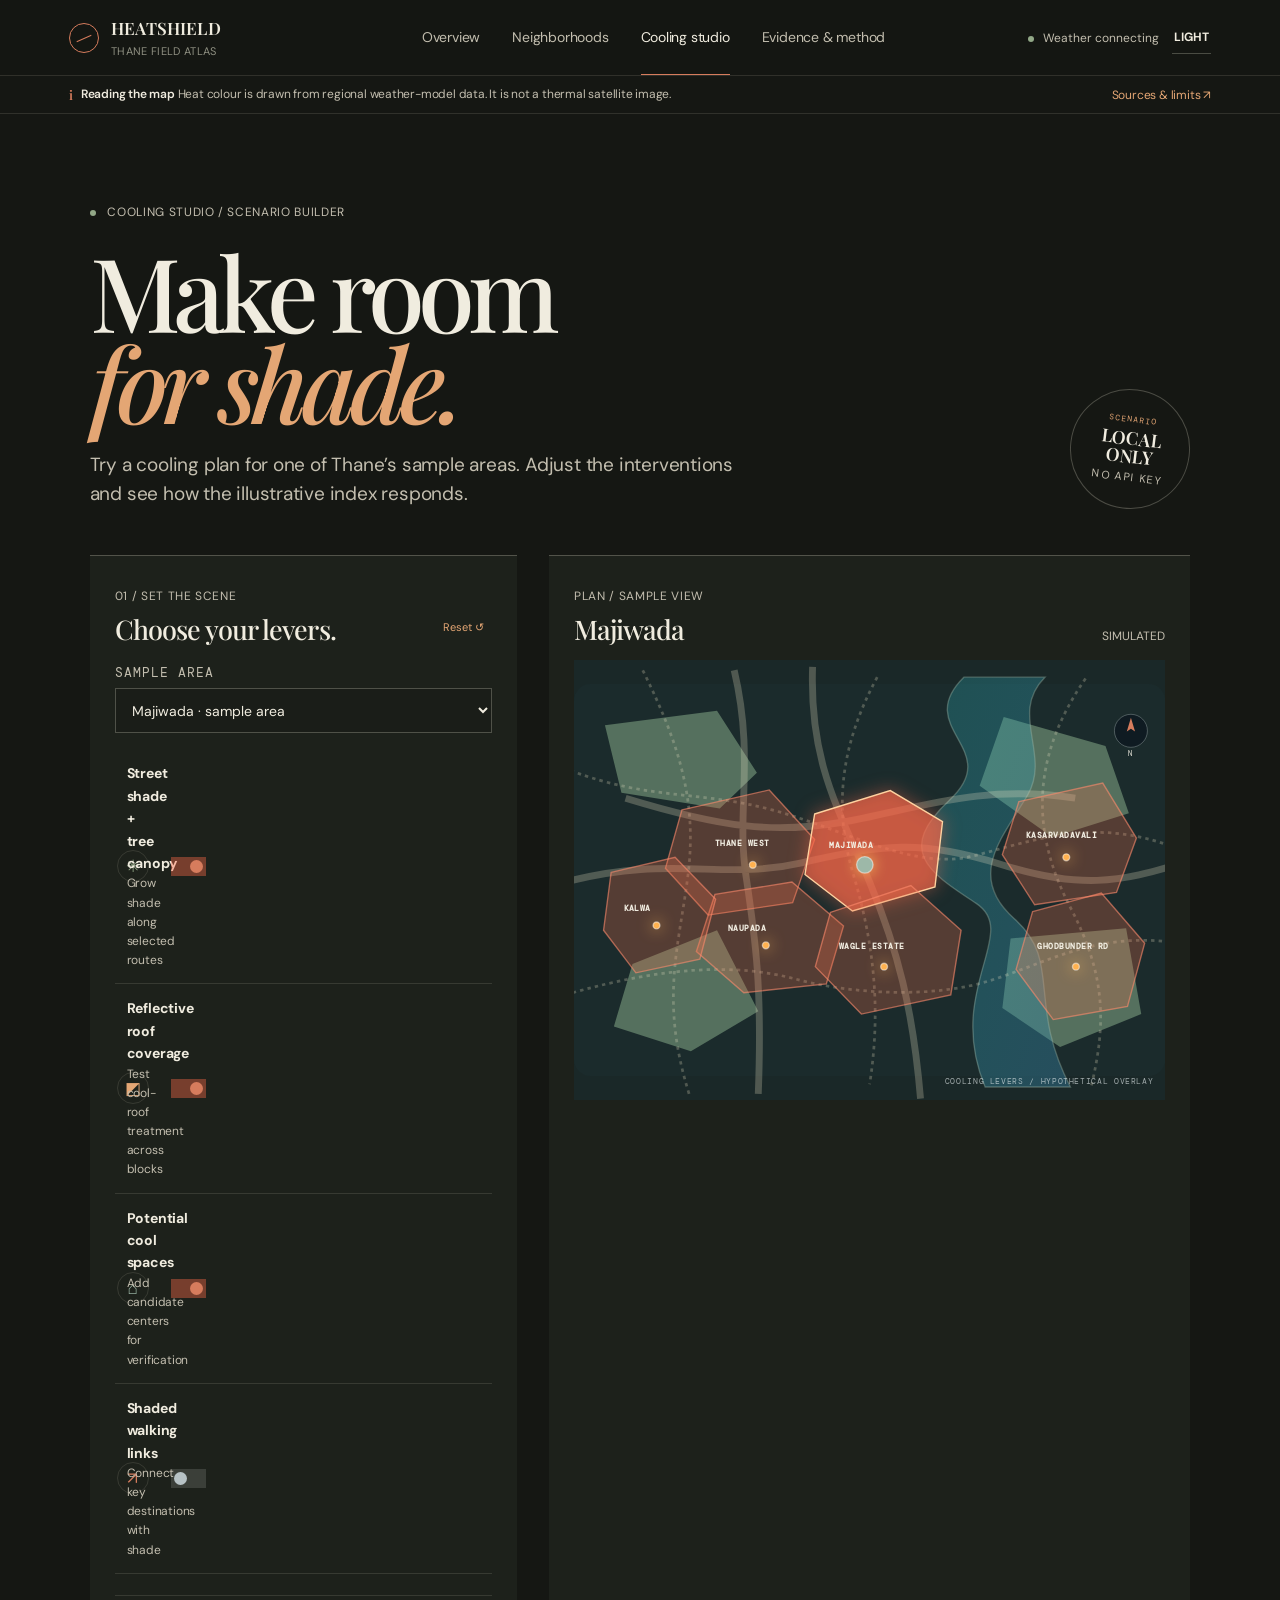
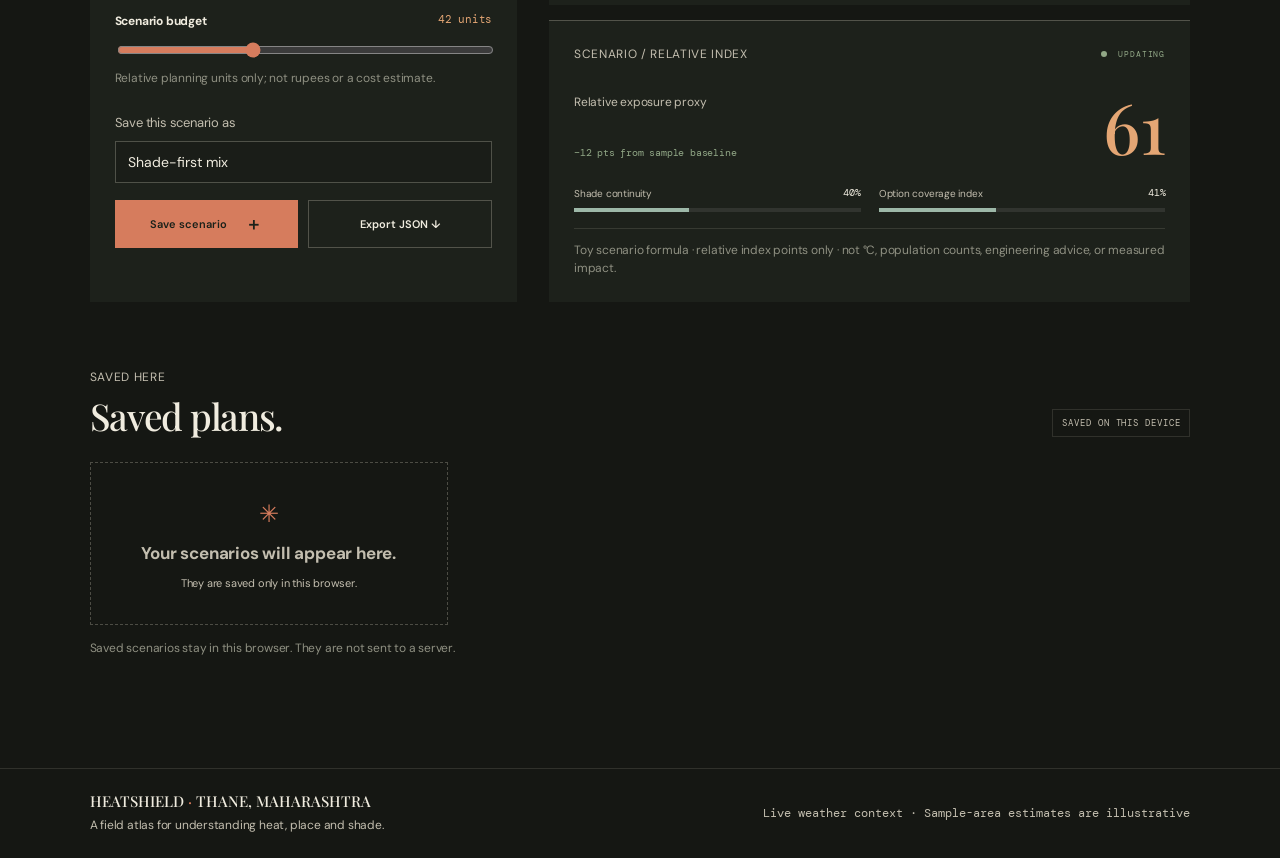
<file: cooling-studio.html>
<!doctype html><html lang="en" data-theme="dark"><head><meta charset="utf-8"><meta name="viewport" content="width=device-width,initial-scale=1"><meta name="theme-color" content="#09121d"><meta name="description" content="Build and compare hypothetical cooling interventions for a Thane neighborhood."><title>Cooling Studio — HeatShield</title><link rel="preconnect" href="https://fonts.googleapis.com"><link rel="preconnect" href="https://fonts.gstatic.com" crossorigin><link href="https://fonts.googleapis.com/css2?family=DM+Mono:wght@400;500&family=DM+Sans:wght@400;500;600;700;800&family=Playfair+Display:wght@500;600;700&family=Space+Grotesk:wght@400;500;600;700&display=swap" rel="stylesheet"><link rel="stylesheet" href="styles.css"></head><body data-page="studio"><div id="app"></div><script src="app.js"></script></body></html>
</file>
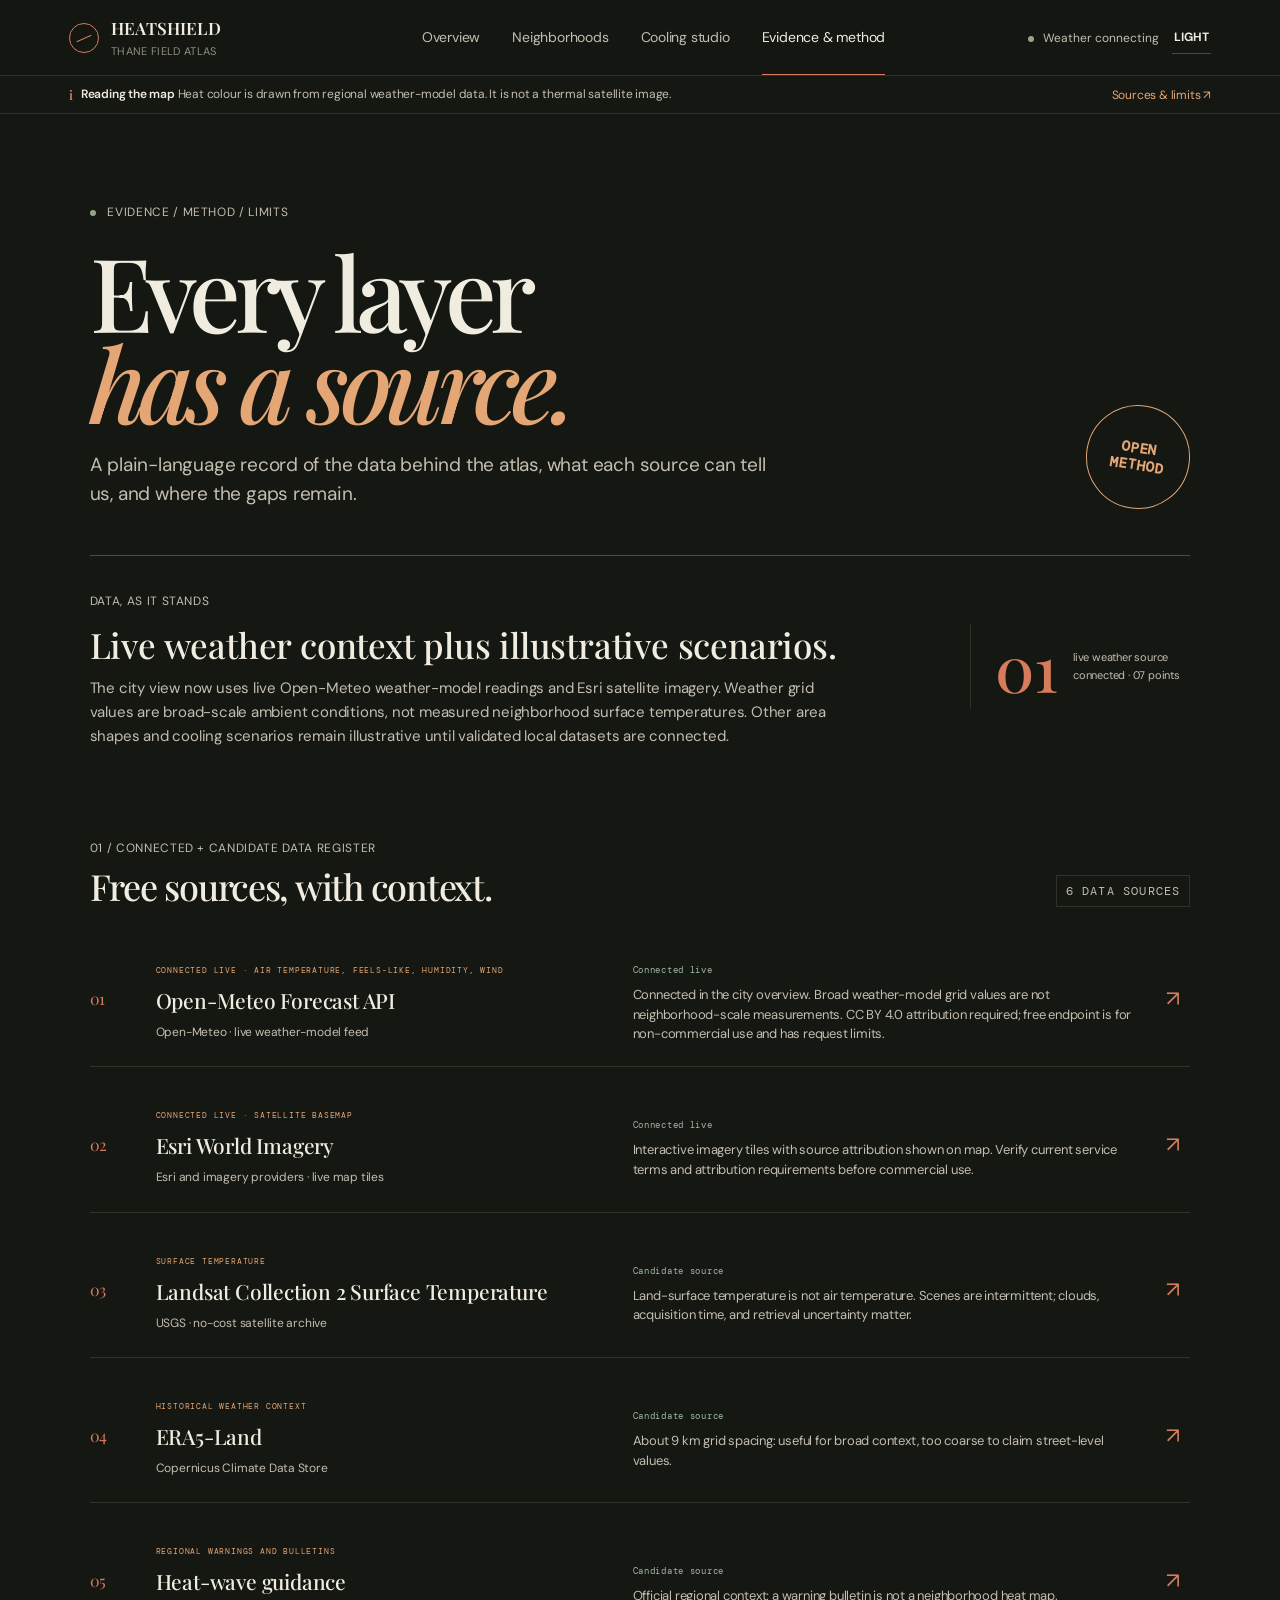
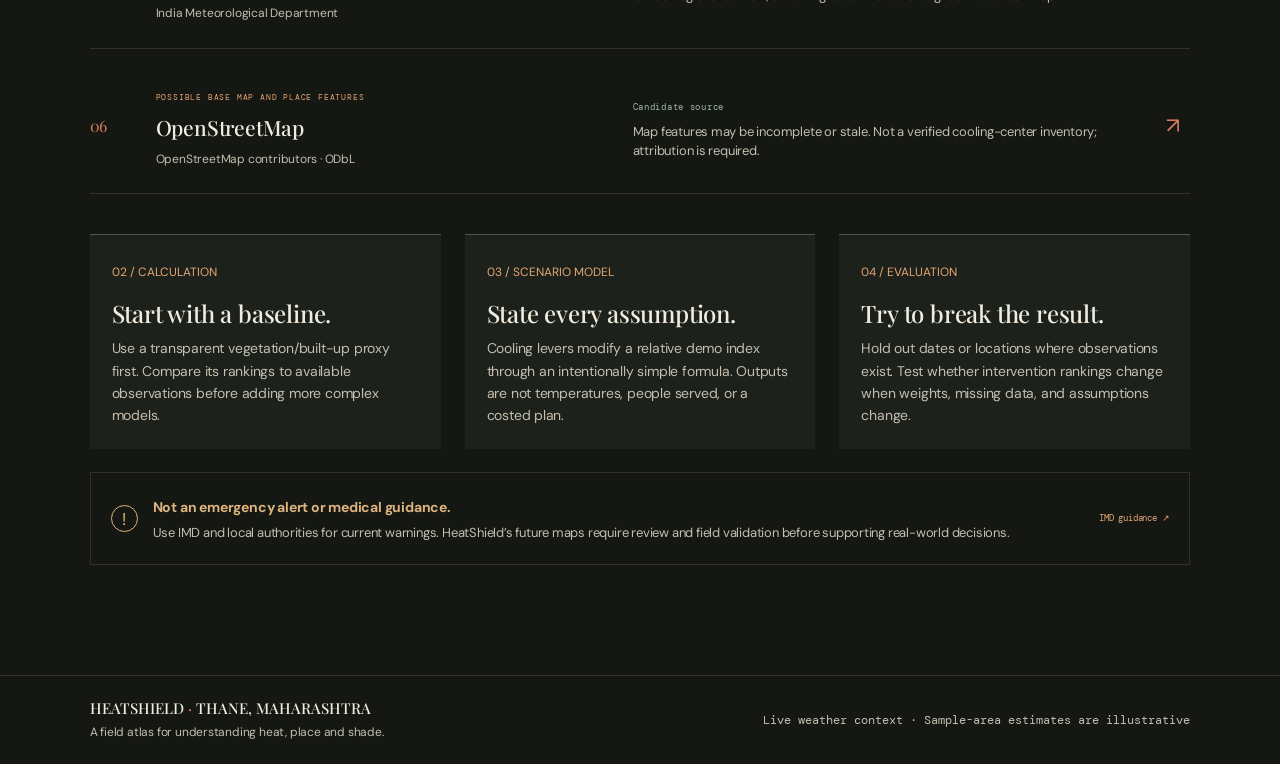
<file: evidence.html>
<!doctype html><html lang="en"><head><meta charset="utf-8"><meta name="viewport" content="width=device-width,initial-scale=1"><meta name="theme-color" content="#09121d"><meta name="description" content="HeatShield source register, methods, and limitations for the Thane heat-planning prototype."><title>Evidence & Method — HeatShield</title><link rel="preconnect" href="https://fonts.googleapis.com"><link rel="preconnect" href="https://fonts.gstatic.com" crossorigin><link href="https://fonts.googleapis.com/css2?family=DM+Mono:wght@400;500&family=DM+Sans:wght@400;500;600;700;800&family=Playfair+Display:wght@500;600;700&family=Space+Grotesk:wght@400;500;600;700&display=swap" rel="stylesheet"><link rel="stylesheet" href="styles.css"></head><body data-page="evidence"><div id="app"></div><script src="app.js"></script></body></html>
</file>
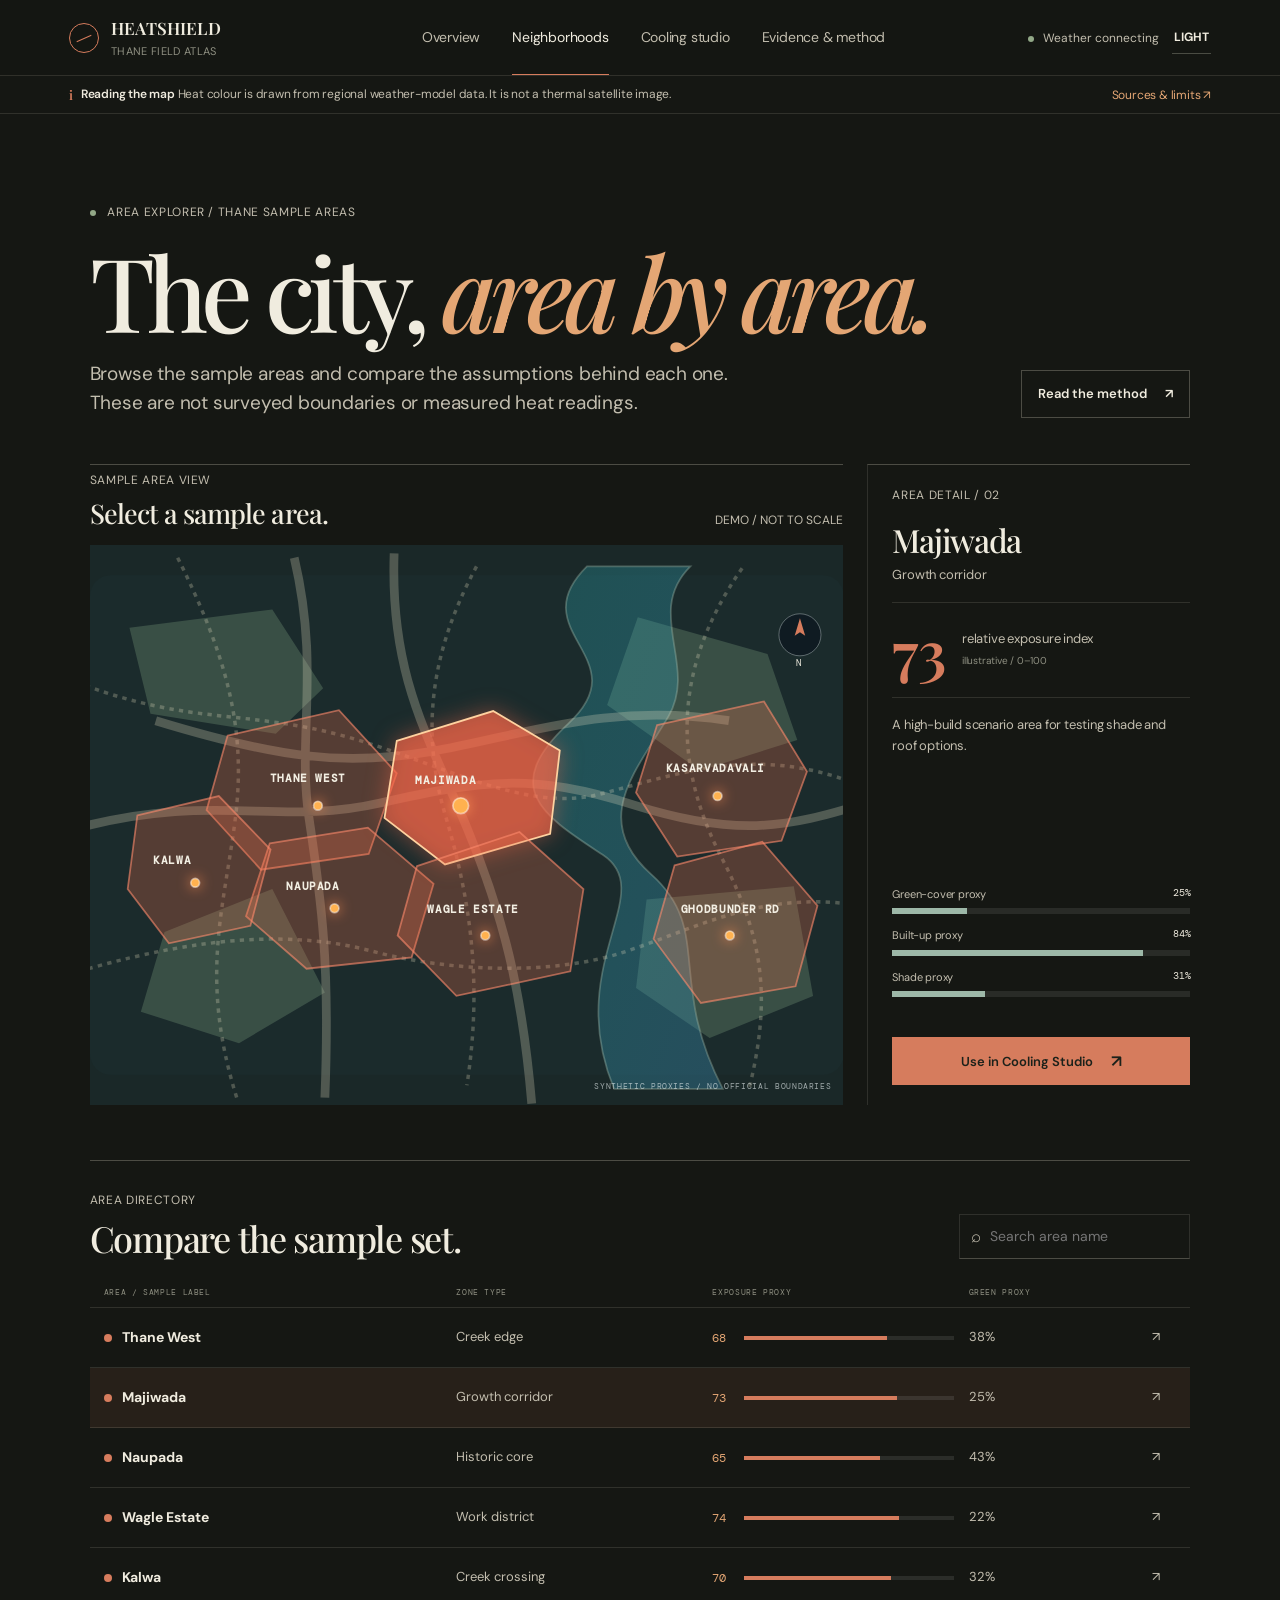
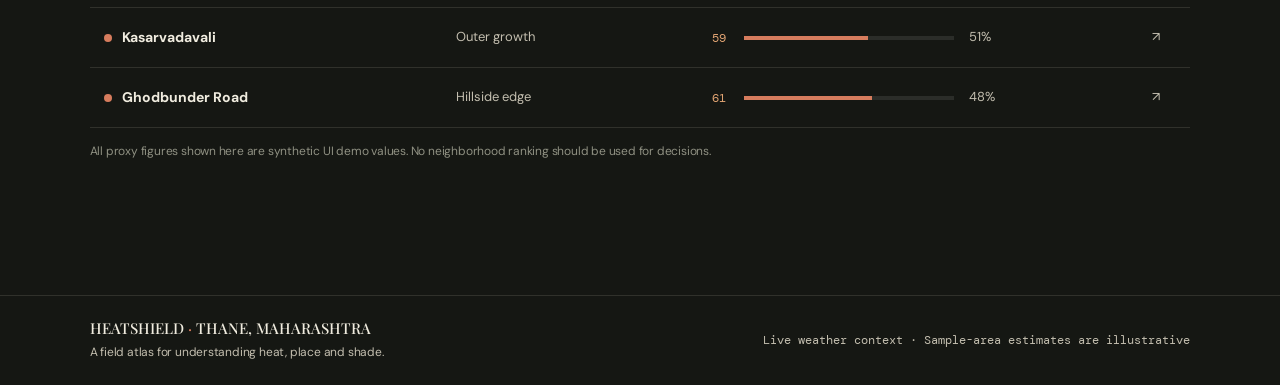
<file: neighborhoods.html>
<!doctype html><html lang="en" data-theme="dark"><head><meta charset="utf-8"><meta name="viewport" content="width=device-width,initial-scale=1"><meta name="theme-color" content="#09121d"><meta name="description" content="Explore schematic Thane areas and compare illustrative heat and cooling indicators."><title>Neighborhood Explorer — HeatShield</title><link rel="preconnect" href="https://fonts.googleapis.com"><link rel="preconnect" href="https://fonts.gstatic.com" crossorigin><link href="https://fonts.googleapis.com/css2?family=DM+Mono:wght@400;500&family=DM+Sans:wght@400;500;600;700;800&family=Playfair+Display:wght@500;600;700&family=Space+Grotesk:wght@400;500;600;700&display=swap" rel="stylesheet"><link rel="stylesheet" href="styles.css"></head><body data-page="neighborhoods"><div id="app"></div><script src="app.js"></script></body></html>
</file>
<file: styles.css>
:root{color-scheme:dark;--bg:#07111c;--bg-2:#0b1825;--panel:#101e2b;--panel-2:#142534;--ink:#f4f6f1;--muted:#adb9c1;--faint:#778994;--line:#ffffff1c;--line-strong:#ffffff35;--accent:#ff694a;--accent-2:#ffb14f;--cool:#77d4db;--green:#70cc9d;--warning:#ffd17a;--map-land:#102333;--map-grid:#9fb7bd;--map-park:#33765a;--map-text:#e7eff0;--map-road:#d7dfe033;--shadow:0 24px 80px #0004;--display:'Space Grotesk',sans-serif;--body:'DM Sans',sans-serif;--mono:'DM Mono',monospace;--editorial:'Playfair Display',serif}
*{box-sizing:border-box}html{scroll-behavior:smooth}body{margin:0;background:radial-gradient(ellipse at 72% -10%,#1d31432c,transparent 36%),var(--bg);color:var(--ink);font:16px/1.55 var(--body);min-height:100vh;transition:background .4s,color .4s}a{color:inherit;text-decoration:none}button,input,select{font:inherit}button{color:inherit}button:focus-visible,a:focus-visible,input:focus-visible,select:focus-visible,[tabindex]:focus-visible{outline:2px solid var(--accent);outline-offset:3px}button:disabled{opacity:.45;cursor:not-allowed}::selection{background:var(--accent);color:#141820}.site-shell{max-width:1680px;margin:auto;min-height:100vh;overflow:hidden;position:relative}.topbar{height:88px;padding:0 clamp(20px,5vw,82px);display:flex;align-items:center;justify-content:space-between;border-bottom:1px solid var(--line);background:#07111ce8;position:sticky;top:0;z-index:50;backdrop-filter:blur(18px)}.brand{display:flex;align-items:center;gap:13px;min-width:230px}.brand>span:last-child{display:grid;line-height:1.1}.brand b{font:700 15px var(--display);letter-spacing:.17em}.brand small{margin-top:5px;color:var(--muted);font:9px var(--mono);letter-spacing:.12em}.brand-mark{width:38px;height:38px;display:flex;align-items:flex-end;gap:4px;padding:5px;border:1px solid var(--accent);border-radius:50% 50% 46% 46%;transform:rotate(180deg);box-shadow:0 0 24px #ff694a22}.brand-mark i{display:block;width:5px;background:linear-gradient(var(--accent),var(--accent-2));border-radius:5px 5px 0 0}.brand-mark i:nth-child(1){height:12px}.brand-mark i:nth-child(2){height:22px}.brand-mark i:nth-child(3){height:16px}.main-nav{height:100%;display:flex;align-items:center;gap:clamp(17px,2.7vw,43px);font-size:14px;color:#b5c0c7}.main-nav a{height:100%;display:grid;align-items:center;position:relative;transition:color .2s}.main-nav a:hover,.main-nav a.is-current{color:var(--ink)}.main-nav a.is-current:after{content:"";height:2px;background:var(--accent);position:absolute;bottom:0;left:0;right:0;box-shadow:0 0 14px var(--accent)}.top-actions{display:flex;align-items:center;gap:16px}.status-pill{font:9px var(--mono);letter-spacing:.09em;border:1px solid var(--line);padding:7px 10px;color:var(--muted);white-space:nowrap}.status-pill i,.live-pip{display:inline-block;width:7px;height:7px;border-radius:50%;margin-right:6px;background:var(--accent);box-shadow:0 0 0 4px #ff694a20;animation:blink 2s infinite}.theme-toggle{display:flex;gap:8px;align-items:center;background:transparent;border:1px solid var(--line);padding:9px 11px;cursor:pointer;color:var(--ink);font:10px var(--mono);letter-spacing:.09em;transition:border-color .2s,color .2s}.theme-toggle:hover{border-color:var(--accent);color:var(--accent)}.theme-icon{font-size:17px}.mobile-menu{display:none;background:none;border:1px solid var(--line);padding:8px 10px}.site-notice{min-height:46px;padding:10px clamp(20px,5vw,82px);display:flex;align-items:center;gap:9px;background:#ff694a10;border-bottom:1px solid #ff694a25;font-size:12px;color:#d4dce0}.site-notice b{color:var(--accent-2)}.notice-mark{width:17px;height:17px;border:1px solid var(--accent-2);display:grid;place-items:center;border-radius:50%;font:10px var(--mono);color:var(--accent-2);flex:none}.site-notice>a{margin-left:auto;color:var(--accent-2);white-space:nowrap;font:10px var(--mono)}.page-content{padding:clamp(34px,5vw,74px) clamp(20px,5vw,82px) 90px}.page-content>*{animation:rise-in .65s cubic-bezier(.2,.8,.25,1) both}.page-content>*:nth-child(2){animation-delay:.06s}.page-content>*:nth-child(3){animation-delay:.12s}.page-content>*:nth-child(4){animation-delay:.18s}.eyebrow{font:10px var(--mono);letter-spacing:.13em;color:var(--muted);text-transform:uppercase}.hero-row{display:grid;grid-template-columns:1fr 180px;gap:35px;align-items:end;margin-bottom:42px}.hero-row h1,.subpage-hero h1{font:600 clamp(3.4rem,7vw,7.1rem)/.98 var(--display);letter-spacing:-.075em;margin:18px 0 17px}.hero-row h1 em,.subpage-hero h1 em{font-style:normal;color:var(--accent)}.hero-intro{max-width:730px;color:var(--muted);font-size:18px;line-height:1.65;margin:0}.hero-aside{padding:10px 0 5px 18px;border-left:1px solid var(--line-strong);display:grid;gap:9px}.hero-aside-label{font:9px var(--mono);letter-spacing:.15em;color:var(--accent)}.hero-aside>b{font:600 19px/1.1 var(--display);letter-spacing:.03em}.hero-aside>span:last-child{font-size:11px;color:var(--muted)}.metric-strip{display:grid;grid-template-columns:repeat(4,1fr);border:1px solid var(--line);background:linear-gradient(105deg,#142535,#0d1925);margin-bottom:26px}.metric-strip article{padding:20px 24px;min-height:116px;border-right:1px solid var(--line);display:grid;align-content:center;gap:4px}.metric-strip article:last-child{border:0}.metric-strip article>span{font:9px var(--mono);letter-spacing:.1em;color:var(--muted)}.metric-strip strong{font:600 32px/.95 var(--display);letter-spacing:-.04em}.metric-strip small{font-size:11px;color:var(--faint)}.metric-warning strong{color:var(--accent)}.overview-grid{display:grid;grid-template-columns:minmax(0,1.7fr) minmax(310px,.8fr);gap:20px}.panel{background:linear-gradient(145deg,var(--panel),var(--bg-2));border:1px solid var(--line);box-shadow:var(--shadow)}.map-panel{padding:23px;min-width:0}.panel-heading{display:flex;justify-content:space-between;gap:15px;align-items:center}.panel-heading h2,.section-title h2,.directory-heading h2{font:600 23px/1.15 var(--display);letter-spacing:-.04em;margin-top:5px}.map-tag{padding:6px 9px;border:1px solid var(--line);font:8px var(--mono);letter-spacing:.11em;color:var(--muted);white-space:nowrap}.map-tag i{display:inline-block;width:6px;height:6px;border-radius:50%;background:var(--accent);margin-right:6px}.map-toolbar{display:flex;gap:8px;margin:18px 0 11px}.map-layer{background:transparent;border:1px solid var(--line);padding:7px 10px;color:var(--muted);font-size:10px;cursor:pointer;transition:.2s}.map-layer:hover,.map-layer.is-active{border-color:var(--accent);color:var(--ink);background:#ff694a12}.map-wrap{height:clamp(340px,37vw,500px);position:relative;overflow:hidden;border:1px solid var(--line);background:var(--map-land)}.thane-map{height:100%;width:100%;display:block;color:var(--map-grid)}.map-ground{fill:var(--map-land)}.map-park{fill:var(--map-park);opacity:.4}.map-creek{fill:url(#riverGrad);stroke:var(--cool);stroke-opacity:.38;stroke-width:2}.map-road{fill:none;stroke:var(--map-road);stroke-width:10}.road-minor{stroke-width:4;stroke-dasharray:5 6}.zone-dot{display:inline-block;width:8px;height:8px;border-radius:50%;background:var(--accent)}.map-zone{cursor:pointer;outline:none;transition:filter .25s,opacity .25s}.map-zone path{fill:#e96b4847;stroke:#ff8b6d99;stroke-width:2;transition:fill .3s,stroke .3s,filter .3s}.map-zone text{font:600 12px var(--mono);letter-spacing:.06em;fill:var(--map-text);pointer-events:none}.map-zone circle{fill:#ffb14f;stroke:#fff7;stroke-width:2;filter:drop-shadow(0 0 7px #ff8f52)}.map-zone:hover path,.map-zone.is-selected path{fill:#ff694a9c;stroke:#ffd2a0;filter:drop-shadow(0 0 12px #ff694a9c)}.map-zone.is-selected circle{r:9}.map-wrap[data-layer="green"] .map-zone path{fill:#62ca8b58;stroke:#79dca9a8}.map-wrap[data-layer="green"] .map-zone:hover path,.map-wrap[data-layer="green"] .map-zone.is-selected path{fill:#5fce92c2}.map-wrap[data-layer="built"] .map-zone path{fill:#c3a46a61;stroke:#e9c889ab}.map-wrap[data-layer="built"] .map-zone:hover path,.map-wrap[data-layer="built"] .map-zone.is-selected path{fill:#dbad63c7}.map-legend{position:absolute;left:16px;bottom:16px;display:flex;align-items:center;gap:7px;padding:8px 10px;background:#07111ccd;border:1px solid #ffffff24;font:8px var(--mono);letter-spacing:.06em;color:#dfe8e9}.map-legend i{width:60px;height:6px;background:linear-gradient(90deg,#76cf9c,#ffdc6a,#ff694a)}.map-note{position:absolute;right:12px;bottom:14px;font:8px var(--mono);letter-spacing:.08em;color:#e6eff0a8}.map-compass circle{fill:#07111c99;stroke:#e4eeef66}.map-compass path{fill:var(--accent)}.map-compass text{fill:var(--map-text);font:10px var(--mono)}.map-caption{display:flex;justify-content:space-between;align-items:center;gap:15px;padding-top:15px;font-size:11px;color:var(--muted)}.map-caption a,.arrow-link{font:9px var(--mono);letter-spacing:.07em;color:var(--accent-2);white-space:nowrap}.map-caption a b{font-size:16px;margin-left:5px}.area-panel{padding:25px;display:flex;flex-direction:column;min-height:100%}.area-panel-top{display:flex;align-items:center;justify-content:space-between}.area-rank{font:10px var(--mono);color:var(--faint)}.area-name-wrap{padding:24px 0 18px;border-bottom:1px solid var(--line)}.area-name-wrap h2,.explorer-detail>h2{font:600 34px/1 var(--display);letter-spacing:-.06em}.area-zone{display:block;color:var(--muted);font-size:12px;margin-top:8px}.index-display{display:flex;justify-content:space-between;align-items:end;padding:20px 0 8px}.index-display>div{display:grid;gap:4px}.index-display>div span{font:9px var(--mono);letter-spacing:.1em;color:var(--muted)}.index-display>div small{font-size:10px;color:var(--faint)}.index-display>strong{font:600 48px/.9 var(--display);color:var(--accent)}.index-track,.area-bars i,.result-bars i{display:block;height:6px;background:#ffffff16;overflow:hidden}.index-track>i,.area-bars em,.result-bars em{display:block;height:100%;background:linear-gradient(90deg,var(--accent-2),var(--accent));transition:width .4s}.area-note{font-size:12px;color:var(--muted);line-height:1.55;margin:16px 0 20px}.area-bars{display:grid;gap:13px;margin:0 0 21px}.area-bars>div{display:grid;grid-template-columns:1fr auto;gap:5px 10px;font-size:11px}.area-bars>div span{color:var(--muted)}.area-bars>div>b{font:10px var(--mono);color:var(--ink)}.area-bars>div>i{grid-column:1/3}.area-bars em{background:var(--cool)}.button{display:inline-flex;align-items:center;justify-content:center;gap:18px;min-height:48px;padding:0 16px;cursor:pointer;border:1px solid transparent;font:600 12px var(--body);transition:transform .2s,filter .2s,border-color .2s}.button:hover{transform:translateY(-2px);filter:brightness(1.08)}.button-primary{width:100%;background:var(--accent);color:#10151a}.button-primary span{font-size:17px}.button-secondary{background:transparent;border-color:var(--line-strong);color:var(--ink)}.button-secondary:hover{border-color:var(--accent)}.panel-footnote{font-size:9px;color:var(--faint);margin-top:12px;line-height:1.45}.bottom-grid{display:grid;grid-template-columns:1.3fr .7fr;gap:20px;margin-top:23px}.section-card{padding:24px;border:1px solid var(--line);background:var(--bg-2)}.section-title{display:flex;align-items:end;justify-content:space-between;gap:20px;margin-bottom:21px}.lever-list{display:grid}.lever-list>div{display:grid;grid-template-columns:38px 1fr 30px;align-items:center;gap:13px;padding:14px 0;border-top:1px solid var(--line)}.lever-icon{width:36px;height:36px;display:grid;place-items:center;border:1px solid var(--line);font-size:19px}.icon-tree{color:var(--green)}.icon-roof{color:var(--accent-2)}.icon-center{color:var(--cool)}.lever-list b{font-size:14px}.lever-list small{display:block;color:var(--muted);font-size:11px}.lever-count{font:10px var(--mono);color:var(--faint)}.quote-card{padding:27px;display:flex;flex-direction:column;justify-content:space-between;background:linear-gradient(140deg,#261f1d,#312a22 45%,#142634);border:1px solid #ffffff1a;min-height:245px}.quote-card>.eyebrow{color:#ffc07b}.quote-card p{font:500 clamp(24px,3vw,35px)/1.15 var(--display);letter-spacing:-.04em;margin:24px 0}.quote-card p em{font-style:normal;color:var(--accent-2)}.quote-card>span:last-child{font:9px var(--mono);letter-spacing:.1em;color:#ffffff84}.subpage-hero{display:flex;justify-content:space-between;align-items:end;gap:30px;margin:0 0 35px}.subpage-hero>div:first-child{max-width:900px}.subpage-hero h1{font-size:clamp(3.4rem,6.6vw,6.3rem)}.subpage-hero p{max-width:780px;color:var(--muted);font-size:17px;margin:0}.subpage-hero>.button{flex:none}.explorer-grid{display:grid;grid-template-columns:minmax(0,1.5fr) minmax(280px,.65fr);gap:20px;margin-bottom:24px}.explorer-map .map-wrap{height:460px;margin-top:17px}.explorer-detail{padding:25px;display:flex;flex-direction:column;align-items:flex-start}.explorer-detail>h2{margin:20px 0 0}.detail-score{display:flex;align-items:center;gap:15px;padding:20px 0;width:100%;margin-top:16px;border-top:1px solid var(--line);border-bottom:1px solid var(--line)}.detail-score>strong{font:600 60px/.9 var(--display);color:var(--accent)}.detail-score>span{font-size:13px;color:var(--muted)}.detail-score small{font-size:10px;color:var(--faint)}.explorer-detail>p{font-size:13px;color:var(--muted);margin:17px 0;width:100%}.explorer-detail .area-bars{width:100%;margin:auto 0 20px}.explorer-detail .button{margin-top:20px}.area-directory{padding:25px}.directory-heading{display:flex;justify-content:space-between;align-items:end;gap:20px;margin-bottom:19px}.directory-heading h2{font-size:29px}.search-field{display:flex;align-items:center;gap:8px;border:1px solid var(--line);padding:8px 11px;color:var(--muted)}.search-field input{border:0;background:transparent;color:var(--ink);outline:0;width:190px;font-size:12px}.area-table-head,.area-row{display:grid;grid-template-columns:1.4fr 1fr 1fr .7fr 24px;align-items:center;gap:15px}.area-table-head{padding:10px 14px;font:8px var(--mono);letter-spacing:.08em;color:var(--faint)}.area-rows{border-top:1px solid var(--line)}.area-row{width:100%;text-align:left;padding:13px 14px;background:none;border:0;border-bottom:1px solid var(--line);color:var(--ink);cursor:pointer;transition:background .2s}.area-row:hover,.area-row.selected{background:#ff694a0d}.area-row>span{font-size:12px;color:var(--muted)}.area-row>span:first-child{display:flex;align-items:center;gap:10px;color:var(--ink)}.area-row>span:nth-child(3){display:grid;grid-template-columns:24px 1fr;align-items:center;gap:8px}.area-row>span:nth-child(3)>b{font:12px var(--mono);color:var(--accent-2)}.mini-bar{height:4px;background:#ffffff18}.mini-bar em{display:block;height:100%;background:var(--accent)}.row-arrow{color:var(--accent)}.area-row[hidden]{display:none}.table-footnote{font-size:10px;color:var(--faint);margin:14px 0 0}.studio-hero{align-items:center}.scenario-badge{width:120px;height:120px;border:1px solid var(--accent);border-radius:50%;display:grid;place-content:center;text-align:center;transform:rotate(7deg);flex:none;box-shadow:0 0 40px #ff694a15}.scenario-badge span,.scenario-badge i{font:8px var(--mono);letter-spacing:.13em;color:var(--accent-2)}.scenario-badge b{font:600 18px/1 var(--display);margin:5px}.scenario-badge i{font-style:normal;color:var(--muted);font-size:7px}.studio-layout{display:grid;grid-template-columns:minmax(330px,.82fr) minmax(0,1.18fr);gap:20px}.studio-controls{padding:24px}.studio-controls .panel-heading{margin-bottom:20px}.text-button{border:0;background:none;color:var(--accent-2);cursor:pointer;font-size:11px;padding:8px}.text-button:hover{text-decoration:underline}.select-label{display:grid;gap:7px;color:var(--muted);font:9px var(--mono);letter-spacing:.08em}.select-label select{height:45px;padding:0 12px;border:1px solid var(--line-strong);background:var(--bg-2);color:var(--ink);font:13px var(--body)}.intervention-list{display:grid;margin:16px 0 21px}.intervention-row{display:grid;grid-template-columns:0 34px 1fr 37px;align-items:center;gap:10px;position:relative;padding:13px 2px;border-bottom:1px solid var(--line);cursor:pointer}.intervention-row input{position:absolute;opacity:0;width:0;height:0}.intervention-glyph{width:32px;height:32px;border:1px solid var(--line);display:grid;place-items:center;font-size:17px}.tree-glyph{color:var(--green)}.roof-glyph{color:var(--accent-2)}.center-glyph{color:var(--cool)}.route-glyph{color:var(--accent)}.intervention-row b{display:block;font-size:12px}.intervention-row small{display:block;font-size:10px;color:var(--muted)}.toggle-ui{height:19px;width:35px;background:#ffffff22;border-radius:20px;position:relative;transition:.2s}.toggle-ui:after{content:"";position:absolute;left:3px;top:3px;width:13px;height:13px;background:#b7c2c5;border-radius:50%;transition:.2s}.intervention-row input:checked~.toggle-ui{background:#ff694a66}.intervention-row input:checked~.toggle-ui:after{left:19px;background:var(--accent)}.intervention-row:focus-within .toggle-ui{outline:2px solid var(--accent);outline-offset:2px}.range-row{display:grid;gap:9px;padding:16px 0;border-top:1px solid var(--line)}.range-row>span{display:flex;justify-content:space-between;gap:10px;font-size:12px}.range-row>span strong{font:11px var(--mono);color:var(--accent-2)}.range-row input{accent-color:var(--accent);width:100%}.range-row>small{font-size:10px;color:var(--faint)}.scenario-name-field{display:grid;gap:7px;margin:9px 0 17px;font-size:11px;color:var(--muted)}.scenario-name-field input{height:42px;padding:0 12px;border:1px solid var(--line-strong);background:var(--bg-2);color:var(--ink)}.studio-actions{display:grid;grid-template-columns:1fr 1fr;gap:10px}.studio-actions .button{font-size:11px}.inline-toast{height:20px;color:var(--green);font-size:11px;margin-top:9px;opacity:0;transition:opacity .2s}.inline-toast.show{opacity:1}.studio-results{display:grid;grid-template-rows:minmax(270px,1fr) auto;gap:20px}.scenario-map{padding:22px}.scenario-map .map-wrap{height:270px;margin-top:16px}.scenario-map-wrap[data-levers*=trees] .map-park{opacity:.78}.scenario-map-wrap[data-levers*=roofs] .map-zone circle{filter:drop-shadow(0 0 11px #ffbe58)}.scenario-map-wrap[data-levers*=routes]:after{content:"";position:absolute;inset:22% 16%;border:2px dashed var(--cool);border-radius:50% 30% 45% 32%;opacity:.8;pointer-events:none;animation:routeFlow 7s linear infinite}.scenario-map-wrap[data-levers*=cooling] .map-zone.is-selected circle{r:12;fill:var(--cool)}.result-panel{padding:22px}.result-title{display:flex;justify-content:space-between;align-items:center}.scenario-live{font:8px var(--mono);letter-spacing:.12em;color:var(--green)}.scenario-live i{display:inline-block;width:6px;height:6px;border-radius:50%;background:var(--green);margin-right:5px}.result-main{padding:17px 0 13px;display:grid;grid-template-columns:1fr auto;align-items:center;gap:4px 12px}.result-main span{font-size:12px;color:var(--muted)}.result-main strong{grid-column:2;grid-row:1/3;font:600 52px/.9 var(--display);color:var(--accent-2)}.result-main small{font:10px var(--mono);color:var(--green)}.result-bars{display:grid;grid-template-columns:1fr 1fr;gap:18px}.result-bars>div{display:grid;grid-template-columns:1fr auto;gap:6px;font-size:10px;color:var(--muted)}.result-bars>div>b{font:10px var(--mono);color:var(--ink)}.result-bars i{grid-column:1/3;height:4px}.result-bars em{background:var(--cool)}.result-disclaimer{border-top:1px solid var(--line);margin-top:16px;padding-top:12px;font-size:9px;color:var(--faint);line-height:1.5}.saved-section{margin-top:50px}.local-badge,.source-count{font:9px var(--mono);letter-spacing:.1em;color:var(--muted);border:1px solid var(--line);padding:7px 9px}.saved-grid{display:grid;grid-template-columns:repeat(3,minmax(0,1fr));gap:13px}.saved-card{padding:16px}.saved-card>div:first-child{display:grid;gap:4px}.saved-card>div:first-child span{font:8px var(--mono);color:var(--muted);letter-spacing:.07em}.saved-card h3{font:600 17px var(--display)}.saved-card>strong{display:block;font:600 36px var(--display);color:var(--accent);margin:12px 0}.saved-card>strong small{font:8px var(--mono);color:var(--muted);margin-left:7px}.saved-card>p{font-size:10px;color:var(--muted)}.saved-card>div:last-child{display:flex;justify-content:space-between;border-top:1px solid var(--line)}.remove-scenario{color:var(--muted)}.saved-empty{border:1px dashed var(--line-strong);padding:32px;display:grid;justify-items:center;gap:7px;color:var(--muted);text-align:center}.saved-empty>span{color:var(--accent);font-size:24px}.saved-empty small{font-size:11px}.evidence-stamp{width:104px;height:104px;border:1px solid var(--accent-2);border-radius:50%;display:grid;place-content:center;text-align:center;transform:rotate(9deg);color:var(--accent-2);font:600 14px/1.2 var(--mono);letter-spacing:.07em;flex:none}.evidence-status{padding:28px;display:grid;grid-template-columns:1fr 220px;align-items:center;gap:24px;border-left:3px solid var(--accent)}.status-copy h2{font:600 27px var(--display);margin:8px 0}.status-copy p{font-size:13px;color:var(--muted);max-width:760px;margin:0}.status-count{border-left:1px solid var(--line);padding-left:24px;display:flex;align-items:center;gap:15px}.status-count strong{font:600 62px/.9 var(--display);color:var(--accent)}.status-count span{font-size:11px;color:var(--muted)}.source-section{margin-top:45px}.source-list{display:grid;gap:10px}.source-card{display:grid;grid-template-columns:50px 1.1fr 1fr 35px;gap:15px;align-items:center;padding:19px 22px}.source-number{font:14px var(--mono);color:var(--accent)}.source-info .source-kind{font:8px var(--mono);letter-spacing:.1em;color:var(--accent-2);text-transform:uppercase}.source-info h3{font:600 17px var(--display);margin:5px 0 3px}.source-info small{font-size:10px;color:var(--muted)}.source-limit>b{font:9px var(--mono);color:var(--cool);letter-spacing:.08em}.source-limit p{font-size:11px;color:var(--muted);margin:4px 0 0}.source-link{font-size:22px;color:var(--accent);text-align:center}.method-grid{display:grid;grid-template-columns:repeat(3,1fr);gap:13px;margin-top:24px}.method-card{padding:22px;border:1px solid var(--line);background:var(--bg-2)}.method-card>span{font:9px var(--mono);color:var(--accent-2);letter-spacing:.1em}.method-card h3{font:600 20px var(--display);margin:13px 0 8px}.method-card p{font-size:12px;color:var(--muted);margin:0}.limits-band{margin-top:23px;padding:19px 21px;display:flex;align-items:center;gap:15px;border:1px solid #ffd17a52;background:#ffd17a0c}.limits-icon{width:27px;height:27px;border:1px solid var(--warning);display:grid;place-items:center;border-radius:50%;color:var(--warning);flex:none}.limits-band>div{flex:1}.limits-band b{font-size:12px;color:var(--warning)}.limits-band p{font-size:11px;color:var(--muted);margin:3px 0 0}.limits-band>a{font:9px var(--mono);color:var(--accent-2);white-space:nowrap}.footer{padding:24px clamp(20px,5vw,82px);border-top:1px solid var(--line);display:grid;grid-template-columns:1fr auto;gap:5px 25px;color:var(--muted)}.footer-brand{font:600 11px var(--mono);letter-spacing:.11em;color:var(--ink)}.footer-brand span{color:var(--accent)}.footer p{grid-column:1;font-size:11px;margin:0}.footer>span{grid-column:2;grid-row:1/3;align-self:center;font:9px var(--mono);text-align:right}.hidden{display:none!important}
@keyframes blink{0%,100%{opacity:1}50%{opacity:.48}}@keyframes rise-in{from{opacity:0;transform:translateY(14px)}to{opacity:1;transform:translateY(0)}}@keyframes routeFlow{to{stroke-dashoffset:-70}}
html[data-theme="light"]{color-scheme:light;--bg:#f2efe5;--bg-2:#e9e5d9;--panel:#fbf8ee;--panel-2:#f4f0e5;--ink:#1e322b;--muted:#5c6d5f;--faint:#7e8a7d;--line:#24382c25;--line-strong:#24382c55;--accent:#c94b32;--accent-2:#bb713c;--cool:#397f84;--green:#477b53;--warning:#956028;--map-land:#e5e4d4;--map-grid:#6e806f;--map-park:#7aa06d;--map-text:#263a31;--map-road:#66796848;--shadow:0 20px 55px #4f53300e}
html[data-theme="light"] body{background:radial-gradient(ellipse at 90% 0%,#dfd6bb70,transparent 40%),var(--bg)}html[data-theme="light"] .topbar{background:#f3f0e6ed}html[data-theme="light"] .main-nav{color:var(--muted)}html[data-theme="light"] .main-nav a:hover,html[data-theme="light"] .main-nav a.is-current{color:var(--ink)}html[data-theme="light"] .site-notice{background:#eadcc7;border-color:#c94b322e;color:#45534a}html[data-theme="light"] .site-notice b{color:#9c442f}html[data-theme="light"] .metric-strip{background:#e8e4d8;border-color:#24382c30}html[data-theme="light"] .metric-strip article{border-color:#24382c22}html[data-theme="light"] .panel{background:linear-gradient(145deg,#fbf8ef,#eeeadd);border-color:#24382c2b}html[data-theme="light"] .map-wrap{border-color:#24382c31}html[data-theme="light"] .map-legend{background:#f5f0e4e8;color:#263a31;border-color:#24382c36}html[data-theme="light"] .map-zone path{fill:#c94b3247;stroke:#ae583f9c}html[data-theme="light"] .map-zone:hover path,html[data-theme="light"] .map-zone.is-selected path{fill:#c94b32a8;stroke:#823c2c}html[data-theme="light"] .map-compass circle{fill:#f5f0e4e0;stroke:#24382c66}html[data-theme="light"] .map-compass text{fill:#263a31}html[data-theme="light"] .map-caption{color:var(--muted)}html[data-theme="light"] .metric-warning strong,html[data-theme="light"] .index-display>strong,html[data-theme="light"] .detail-score>strong,html[data-theme="light"] .result-main strong{color:#b94630}html[data-theme="light"] .area-panel,html[data-theme="light"] .section-card,html[data-theme="light"] .method-card{background:#f7f3e8}html[data-theme="light"] .quote-card{background:linear-gradient(140deg,#d9ceba,#c6c3a4 50%,#dce2d3);border-color:#24382c24;color:#20362d}html[data-theme="light"] .quote-card p{color:#20362d}html[data-theme="light"] .quote-card p em{color:#a44b32}html[data-theme="light"] .quote-card>span:last-child{color:#495b4d}html[data-theme="light"] .map-zone text{fill:#20362d}html[data-theme="light"] .map-wrap[data-layer="green"] .map-zone path{fill:#5b9b6b65;stroke:#4c805a}html[data-theme="light"] .map-wrap[data-layer="built"] .map-zone path{fill:#bb8d5368;stroke:#9e7445}html[data-theme="light"] .search-field input,html[data-theme="light"] .scenario-name-field input,html[data-theme="light"] .select-label select{background:#fffdf6;color:var(--ink)}html[data-theme="light"] .scenario-name-field input{border-color:#24382c55}html[data-theme="light"] .area-row:hover,html[data-theme="light"] .area-row.selected{background:#c94b320c}html[data-theme="light"] .area-row{color:var(--ink)}html[data-theme="light"] .mini-bar{background:#24382c1d}html[data-theme="light"] .button-primary{color:#fff}html[data-theme="light"] .button-secondary{border-color:#24382c59}html[data-theme="light"] .button-secondary:hover{border-color:var(--accent)}html[data-theme="light"] .toggle-ui{background:#24382c24}html[data-theme="light"] .toggle-ui:after{background:#677969}html[data-theme="light"] .toggle-ui{--toggle-bg:#24382c24}html[data-theme="light"] .scenario-map-wrap[data-levers*=routes]:after{border-color:#357b80}html[data-theme="light"] .source-card{background:#faf7ed}html[data-theme="light"] .evidence-status{background:#f7f3e8}html[data-theme="light"] .limits-band{background:#f6edda;border-color:#ad762b55}html[data-theme="light"] .limits-band b{color:#835522}html[data-theme="light"] .status-count{border-color:#24382c28}html[data-theme="light"] .source-link{color:#b94630}
@media(max-width:1000px){.topbar{padding:0 24px}.brand{min-width:190px}.main-nav{gap:16px;font-size:12px}.top-actions{gap:9px}.status-pill{font-size:8px;padding:6px 8px}.page-content{padding-left:24px;padding-right:24px}.overview-grid{grid-template-columns:minmax(0,1.35fr) minmax(280px,.75fr)}.map-panel{padding:18px}.area-panel{padding:20px}.source-card{grid-template-columns:36px 1fr 1.1fr 28px}.studio-layout{grid-template-columns:minmax(300px,.85fr) minmax(0,1.15fr)}}
@media(max-width:760px){.topbar{height:72px;padding:0 17px}.brand{min-width:unset;gap:9px}.brand-mark{width:33px;height:33px}.brand b{font-size:13px}.brand small{font-size:7px}.main-nav{display:none;position:absolute;top:71px;left:0;right:0;height:auto;background:var(--panel);padding:10px 18px 16px;border-bottom:1px solid var(--line);box-shadow:var(--shadow)}.main-nav.nav-open{display:grid;grid-template-columns:1fr 1fr;gap:0 12px}.main-nav a{height:auto;padding:12px 4px;border-bottom:1px solid var(--line)}.main-nav a.is-current:after{display:none}.top-actions{gap:7px}.status-pill{font-size:0;padding:8px}.status-pill i{margin:0}.theme-toggle{padding:7px 8px;gap:5px}.theme-toggle b{font-size:8px}.theme-icon{font-size:14px}.mobile-menu{display:block;font-size:13px;padding:7px}.site-notice{padding:9px 16px;font-size:10px;line-height:1.4;align-items:flex-start}.notice-mark{margin-top:1px}.site-notice>a{display:none}.page-content{padding:34px 16px 64px}.hero-row{grid-template-columns:1fr;gap:23px;margin-bottom:24px}.hero-row h1,.subpage-hero h1{font-size:clamp(3.1rem,13vw,5.3rem);margin:15px 0}.hero-intro{font-size:15px}.hero-aside{display:none}.metric-strip{grid-template-columns:1fr 1fr;margin-bottom:15px}.metric-strip article{padding:14px 15px;min-height:94px;border-bottom:1px solid var(--line)}.metric-strip article:nth-child(2){border-right:0}.metric-strip article:nth-child(3){border-bottom:0}.metric-strip article:last-child{border-bottom:0}.metric-strip strong{font-size:27px}.metric-strip article>span{font-size:8px}.metric-strip small{font-size:9px}.overview-grid,.bottom-grid,.explorer-grid,.studio-layout{grid-template-columns:1fr;gap:14px}.map-panel{padding:14px}.panel-heading h2{font-size:20px}.map-toolbar{overflow-x:auto}.map-layer{white-space:nowrap;font-size:9px;padding:7px 8px}.map-wrap{height:330px}.map-zone text{font-size:10px}.map-legend{left:8px;bottom:8px;font-size:7px}.map-note{right:7px;bottom:8px;font-size:6px}.map-caption{font-size:10px;align-items:flex-start}.area-panel{padding:18px}.area-name-wrap{padding:17px 0 13px}.index-display{padding:15px 0 7px}.area-panel .area-bars{grid-template-columns:1fr 1fr;gap:12px}.area-panel .area-bars>div:last-child{grid-column:1/3}.bottom-grid{margin-top:14px}.section-card,.quote-card{padding:18px}.section-title{align-items:flex-start;flex-direction:column;margin-bottom:15px}.quote-card{min-height:185px}.subpage-hero{align-items:flex-start;flex-direction:column;margin-bottom:22px}.subpage-hero p{font-size:14px}.subpage-hero>.button{width:100%}.explorer-map .map-wrap{height:350px}.explorer-detail{padding:19px;min-height:450px}.area-directory{padding:15px}.directory-heading{align-items:flex-start;flex-direction:column}.search-field,.search-field input{width:100%}.area-table-head{display:none}.area-row{grid-template-columns:1fr auto;gap:4px 12px;padding:12px 7px}.area-row>span:first-child{grid-column:1}.area-row>span:nth-child(2){grid-column:1;color:var(--faint);font-size:10px;padding-left:18px}.area-row>span:nth-child(3){grid-column:2;grid-row:1/3;width:100px}.area-row>span:nth-child(4){display:none}.area-row>span:last-child{display:none}.studio-hero{align-items:flex-start}.scenario-badge{width:82px;height:82px;position:absolute;right:18px;top:190px;width:76px;height:76px}.scenario-badge b{font-size:13px}.scenario-badge span,.scenario-badge i{font-size:6px}.studio-hero>div:first-child{padding-right:70px}.studio-controls{padding:17px}.studio-controls .panel-heading h2{font-size:21px}.intervention-row{grid-template-columns:0 32px 1fr 34px}.intervention-row b{font-size:11px}.studio-actions{grid-template-columns:1fr}.studio-results{grid-template-rows:auto auto;gap:12px}.scenario-map{padding:14px}.scenario-map .map-wrap{height:280px}.result-panel{padding:17px}.saved-section{margin-top:35px}.saved-grid{grid-template-columns:1fr}.saved-section .section-title{flex-direction:row;align-items:end}.evidence-stamp{width:76px;height:76px;font-size:10px}.evidence-status{grid-template-columns:1fr;padding:20px;gap:15px}.status-copy h2{font-size:22px}.status-copy p{font-size:12px}.status-count{border-left:0;border-top:1px solid var(--line);padding:14px 0 0}.status-count strong{font-size:46px}.source-section{margin-top:35px}.source-section .section-title{align-items:flex-start}.source-card{grid-template-columns:28px 1fr 25px;gap:8px;padding:14px}.source-info h3{font-size:14px}.source-info small{font-size:9px}.source-limit{grid-column:2/4}.source-limit p{font-size:10px}.source-link{grid-column:3;grid-row:1}.method-grid{grid-template-columns:1fr;gap:9px}.method-card{padding:18px}.limits-band{align-items:flex-start;flex-wrap:wrap;padding:14px}.limits-band>div{min-width:calc(100% - 50px)}.limits-band>a{margin-left:42px}.footer{grid-template-columns:1fr;padding:19px 16px;gap:7px}.footer p,.footer>span{grid-column:1;grid-row:auto;text-align:left}.footer>span{font-size:8px}.page-content>*{animation-duration:.5s}}
@media(max-width:390px){.status-pill{display:none}.hero-row h1,.subpage-hero h1{font-size:3rem}.metric-strip article{padding:11px}.map-wrap,.explorer-map .map-wrap{height:285px}.map-zone text{font-size:9px}.map-note{max-width:130px;text-align:right}.area-panel .area-bars{grid-template-columns:1fr}.area-panel .area-bars>div:last-child{grid-column:auto}.scenario-badge{top:220px}.map-caption{flex-direction:column}}
@media(prefers-reduced-motion:reduce){*,*:before,*:after{scroll-behavior:auto!important;animation-duration:.01ms!important;animation-iteration-count:1!important;transition-duration:.01ms!important}}
html[data-theme="light"] .hero-row h1,html[data-theme="light"] .subpage-hero h1,html[data-theme="light"] .panel-heading h2,html[data-theme="light"] .section-title h2,html[data-theme="light"] .directory-heading h2,html[data-theme="light"] .area-name-wrap h2,html[data-theme="light"] .explorer-detail>h2{font-family:var(--editorial);font-weight:600;letter-spacing:-.055em}
.saved-card.is-compared{border-color:var(--accent);box-shadow:0 0 0 1px var(--accent),var(--shadow)}.compare-panel{padding:22px;margin-top:15px}.compare-head{display:flex;justify-content:space-between;align-items:center;gap:12px}.compare-head h3{font:600 22px var(--display);margin-top:4px}.compare-columns{display:grid;grid-template-columns:1fr 1fr;gap:12px;margin-top:15px}.compare-columns article{padding:17px;background:var(--bg-2);border:1px solid var(--line);display:grid;gap:4px}.compare-columns article>span{font:9px var(--mono);letter-spacing:.08em;color:var(--muted)}.compare-columns article>strong{font:600 38px var(--display);color:var(--accent);margin-top:7px}.compare-columns article>small{font-size:10px;color:var(--muted)}.compare-columns article>p{font-size:11px;color:var(--muted);margin:8px 0 0}.compare-columns article>p b{color:var(--ink)}.compare-delta{font-size:11px;color:var(--muted);margin:13px 0 0;padding-top:12px;border-top:1px solid var(--line)}.compare-delta b{color:var(--accent-2)}
html[data-theme="light"] .compare-panel{background:#f7f3e8}html[data-theme="light"] .compare-columns article{background:#eee9dc}
@media(max-width:760px){.compare-panel{padding:15px}.compare-head{align-items:flex-start}.compare-head h3{font-size:18px}.compare-columns{grid-template-columns:1fr}.saved-card>div:last-child{flex-wrap:wrap}}

/* Live satellite observatory */
.live-hero{grid-template-columns:minmax(0,1fr) 255px;align-items:end;margin-bottom:28px}.live-hero h1{font-size:clamp(3.9rem,8vw,8rem);letter-spacing:-.085em}.live-hero .hero-intro{max-width:780px;font-size:clamp(17px,1.5vw,21px)}
.live-metrics{display:grid;grid-template-columns:repeat(4,1fr);border:1px solid #ffffff25;background:linear-gradient(110deg,#152433eF,#0c1722ef);margin-bottom:20px;position:relative;overflow:hidden}.live-metrics:before{content:"";position:absolute;inset:0;background:linear-gradient(115deg,transparent,#ff6a3c0a,transparent);animation:metricSweep 7s ease-in-out infinite}.live-metrics article{padding:18px 24px;min-height:108px;border-right:1px solid #ffffff1b;display:grid;align-content:center;gap:3px;position:relative}.live-metrics article:last-child{border:0}.live-metrics article>span{font:9px var(--mono);letter-spacing:.13em;color:#a7bbc3}.live-metrics strong{font:600 clamp(28px,3vw,42px)/1 var(--display);letter-spacing:-.055em;color:#fff3dd;text-shadow:0 0 24px #ff6a3c55}.live-metrics small{font-size:11px;color:#91a5af}
html[data-theme="light"] .live-metrics{background:linear-gradient(110deg,#fffdf5,#f3e6d6);border-color:#d8ccba}html[data-theme="light"] .live-metrics article{border-color:#e4d9c8}html[data-theme="light"] .live-metrics article>span{color:#6d7065}html[data-theme="light"] .live-metrics strong{color:#253b32;text-shadow:0 0 20px #e77d4a45}html[data-theme="light"] .live-metrics small{color:#74766d}
.satellite-map-wrap{height:clamp(500px,58vw,760px);min-height:500px;border-radius:4px;isolation:isolate;background:#172d33 url("assets/thane-thermal-concept.jpg") center 53%/cover no-repeat;box-shadow:inset 0 0 120px #05131c55;overflow:hidden}.satellite-map-wrap:before{content:"";position:absolute;inset:0;z-index:450;pointer-events:none;background:linear-gradient(180deg,#07111c35,transparent 18%,transparent 76%,#07111ca6);mix-blend-mode:multiply}.satellite-map-wrap:after{content:"";position:absolute;z-index:450;left:0;right:0;height:2px;top:22%;pointer-events:none;background:linear-gradient(90deg,transparent,#82f5eecc 20%,#fff 50%,#ffb374 80%,transparent);box-shadow:0 0 22px 5px #72e6e1aa;animation:thermalScan 8s cubic-bezier(.45,0,.55,1) infinite;opacity:.72}.satellite-map-wrap .leaflet-container{height:100%;width:100%;background:transparent;font:12px var(--body);z-index:1}.satellite-map-wrap .leaflet-tile-pane{filter:saturate(.84) contrast(1.13) brightness(.7)}.satellite-map-wrap .leaflet-overlay-pane{filter:drop-shadow(0 0 12px #ff673b66)}.satellite-map-wrap .leaflet-control-attribution{background:#07111cbd!important;color:#cfdddf!important;font-size:9px!important}.satellite-map-wrap .leaflet-control-attribution a{color:#8ce1dc!important}.satellite-map-wrap .leaflet-control-zoom a{background:#081721dc!important;color:white!important;border-color:#ffffff3b!important;backdrop-filter:blur(8px)}.satellite-map-wrap .leaflet-control-zoom{border:1px solid #ffffff3b!important;box-shadow:0 8px 30px #0008!important}.map-loading{position:absolute;z-index:800;inset:0;display:grid;place-content:center;justify-items:center;gap:13px;background:#07111cba;color:#edf5ee;backdrop-filter:blur(4px);font:10px var(--mono);letter-spacing:.15em}.map-loading small{font:12px var(--body);letter-spacing:0;color:#d5dfe1}.map-loading-orbit{width:70px;height:70px;border:1px solid #ff7b54;border-radius:50%;position:relative;animation:orbitPulse 2s ease-in-out infinite}.map-loading-orbit:before,.map-loading-orbit:after{content:"";position:absolute;inset:10px;border:1px solid #7de5df66;border-radius:50%;animation:orbitPulse 2s .4s ease-in-out infinite}.map-loading-orbit:after{inset:25px;background:#ff7044;box-shadow:0 0 26px 9px #ff704488}.map-error{background:#07111cd9}.satellite-legend{z-index:700;left:22px;bottom:24px;gap:9px;padding:12px 14px;background:#07111cce;border-color:#ffffff40;border-radius:2px;backdrop-filter:blur(14px);font-size:9px}.satellite-legend i{width:100px;height:8px;background:linear-gradient(90deg,#40c8d1,#6cdaa5,#f4d665,#ff9b43,#ff392f);border-radius:9px;box-shadow:0 0 16px #ff653b70}.satellite-map-wrap .map-note{z-index:700;right:21px;bottom:25px;padding:10px 12px;background:#07111cbf;border:1px solid #ffffff2e;backdrop-filter:blur(10px);letter-spacing:.1em;font-size:8px}.map-crosshair{position:absolute;z-index:700;left:50%;top:50%;translate:-50% -50%;color:#fff9;font-size:38px;font-weight:200;filter:drop-shadow(0 0 9px #001);pointer-events:none;animation:crosshairPulse 3s infinite}.weather-point-list{display:grid;margin:4px 0 14px}.weather-point{display:grid;grid-template-columns:12px 1fr auto;align-items:center;gap:4px 10px;padding:10px 2px;text-align:left;border:0;border-bottom:1px solid var(--line);background:transparent;cursor:pointer;transition:background .25s,padding .25s}.weather-point:hover{padding-left:8px;background:#ff704411}.weather-point>b{font-size:13px;font-weight:600}.weather-point>strong{grid-column:3;grid-row:1/3;font:600 22px var(--display);color:var(--accent-2)}.weather-point>small{grid-column:2;font:10px var(--mono);color:var(--muted)}.weather-point-dot{grid-row:1/3;width:8px;height:8px;border-radius:50%;background:var(--accent);box-shadow:0 0 13px var(--accent);animation:blink 2.5s infinite}.weather-source-note{font-size:11px;color:var(--muted);line-height:1.55}.live-points-panel .area-name-wrap{padding:17px 0 8px}.map-caption{font-size:12px}.map-caption span{max-width:800px}.satellite-map-wrap .leaflet-pane{z-index:auto}.satellite-map-wrap .leaflet-top,.satellite-map-wrap .leaflet-bottom{z-index:750}
html[data-theme="light"] .satellite-map-wrap .leaflet-tile-pane{filter:saturate(.82) contrast(1.03) brightness(.91)}html[data-theme="light"] .satellite-map-wrap:before{background:linear-gradient(180deg,#f3eee044,transparent 18%,transparent 76%,#13251f55);mix-blend-mode:normal}html[data-theme="light"] .satellite-legend,html[data-theme="light"] .satellite-map-wrap .map-note{background:#17342bd9;color:#f3f0e5}
@keyframes thermalScan{0%,100%{top:9%;opacity:0}10%{opacity:.7}50%{top:86%;opacity:.88}90%{opacity:.3}}@keyframes metricSweep{0%,100%{transform:translateX(-70%);opacity:0}25%,75%{opacity:1}50%{transform:translateX(70%);opacity:.5}}@keyframes orbitPulse{0%,100%{transform:scale(.9);opacity:.45}50%{transform:scale(1.08);opacity:1}}@keyframes crosshairPulse{0%,100%{opacity:.25;scale:.85}50%{opacity:.95;scale:1.08}}
@media(max-width:1000px){.live-hero{grid-template-columns:minmax(0,1fr) 190px}.live-metrics article{padding:15px 16px}.satellite-map-wrap{height:560px}}
@media(max-width:760px){.live-hero{grid-template-columns:1fr;gap:5px;margin-bottom:20px}.live-hero h1{font-size:clamp(3.6rem,15vw,5.5rem)}.live-hero .hero-intro{font-size:16px}.live-hero .hero-aside{display:grid;grid-template-columns:auto 1fr;align-items:center;gap:4px 12px;padding:12px 0 0;border:0}.live-hero .hero-aside-label{grid-row:1/3}.live-hero .hero-aside>b{font-size:12px}.live-hero .hero-aside>span:last-child{font-size:10px}.live-metrics{grid-template-columns:1fr 1fr}.live-metrics article{min-height:90px;padding:12px;border-bottom:1px solid #ffffff1b}.live-metrics article:nth-child(2){border-right:0}.live-metrics article:nth-child(3),.live-metrics article:nth-child(4){border-bottom:0}.live-metrics article>span{font-size:7px}.live-metrics strong{font-size:29px}.live-metrics small{font-size:9px}.satellite-map-wrap{height:72vh;min-height:470px;max-height:660px}.satellite-legend{left:8px;bottom:31px;padding:8px;gap:5px;font-size:7px}.satellite-legend i{width:45px;height:6px}.satellite-map-wrap .map-note{right:7px;bottom:31px;font-size:6px;max-width:135px;text-align:right;padding:7px}.map-crosshair{font-size:28px}.weather-point-list{grid-template-columns:1fr 1fr;column-gap:14px}.weather-point>b{font-size:11px}.weather-point>strong{font-size:18px}.weather-point>small{font-size:8px}.satellite-map-wrap .leaflet-control-attribution{max-width:210px;font-size:7px!important}.map-caption{font-size:10px}}
@media(prefers-reduced-motion:reduce){.satellite-map-wrap:after,.live-metrics:before,.map-loading-orbit,.map-loading-orbit:before,.map-loading-orbit:after,.map-crosshair{animation:none!important}}
.satellite-map-wrap.concept-art .map-crosshair{color:#fff}
@media(max-width:760px){.map-toolbar{scrollbar-width:none}.map-toolbar::-webkit-scrollbar{display:none}}
.satellite-map-wrap .leaflet-overlay-pane path{transform-box:fill-box;transform-origin:center;animation:heatBloom 5.2s ease-in-out infinite;transition:fill .7s,opacity .7s}.satellite-map-wrap .leaflet-overlay-pane path:nth-of-type(2n){animation-delay:-2.2s}.satellite-map-wrap .leaflet-overlay-pane path:nth-of-type(3n){animation-delay:-3.7s}.satellite-map-wrap .leaflet-marker-icon{filter:drop-shadow(0 0 8px #ff673b9c);transition:filter .5s}.satellite-map-wrap .leaflet-marker-icon:hover{filter:drop-shadow(0 0 16px #ffe59a)}.satellite-map-wrap .leaflet-container{cursor:grab}.satellite-map-wrap .leaflet-container:active{cursor:grabbing}.weather-point:focus-visible{outline:2px solid var(--accent);outline-offset:2px}.map-loading.map-error{background:#07111c99}.map-crosshair{font-family:var(--mono)}@keyframes heatBloom{0%,100%{transform:scale(.94);opacity:.84}50%{transform:scale(1.055);opacity:1}}

/* HeatShield art direction — field atlas, not a sci-fi dashboard */
:root{color-scheme:dark;--bg:#151713;--bg-2:#1a1d18;--panel:#1d211b;--panel-2:#252921;--ink:#f0ecdf;--muted:#c3beaf;--faint:#8f9082;--line:#e9e2cf20;--line-strong:#e9e2cf42;--accent:#d67c5d;--accent-2:#e4a674;--cool:#9db8a8;--green:#92a887;--warning:#ddb47e;--map-land:#1b2b2c;--map-grid:#c2c9b3;--map-park:#66856c;--map-text:#f2eee2;--map-road:#e3dcc044;--shadow:0 16px 55px #05070433;--display:var(--editorial);--body:'DM Sans',sans-serif;--mono:'DM Mono',monospace}
html[data-theme="light"]{--bg:#eeeadd;--bg-2:#e7e3d6;--panel:#f5f1e5;--panel-2:#ece7d9;--ink:#252d27;--muted:#62695d;--faint:#858779;--line:#26362d20;--line-strong:#26362d48;--accent:#a84f37;--accent-2:#be7951;--cool:#597e73;--green:#577752;--warning:#90653c;--shadow:0 14px 40px #51452c10}
html{scroll-behavior:smooth}body{background:var(--bg);font-size:17px;line-height:1.6;letter-spacing:-.012em;transition:background .5s,color .5s}.site-shell{max-width:1800px}.topbar{height:76px;padding-inline:clamp(22px,5.4vw,92px);background:color-mix(in srgb,var(--bg) 94%,transparent);backdrop-filter:blur(10px);border-color:var(--line)}.brand{gap:12px;min-width:210px}.brand b{font:600 17px var(--display);letter-spacing:.01em}.brand small{font:11px var(--body);letter-spacing:.03em;color:var(--faint)}.brand-mark{width:30px;height:30px;display:grid;place-content:center;transform:none;border:1px solid var(--accent);border-radius:50%;box-shadow:none;position:relative}.brand-mark:before{content:"";position:absolute;left:6px;right:6px;top:14px;height:1px;background:var(--accent);transform:rotate(-24deg)}.brand-mark i{display:none}.main-nav{gap:clamp(17px,2.5vw,38px);font-size:14px;color:var(--muted)}.main-nav a{transition:color .3s}.main-nav a.is-current:after{height:1px;box-shadow:none}.top-actions{gap:13px}.status-pill{font:12px var(--body);letter-spacing:0;border:0;padding:0;color:var(--muted)}.status-pill i,.live-pip{width:6px;height:6px;background:var(--green);box-shadow:none;animation:none}.theme-toggle{font:12px var(--body);letter-spacing:0;border:0;border-bottom:1px solid var(--line-strong);padding:8px 2px;background:transparent}.theme-toggle:hover{border-color:var(--accent);color:var(--accent)}.theme-icon{display:none}.mobile-menu{border:0;border-bottom:1px solid var(--line-strong);background:transparent}.site-notice{min-height:38px;padding:8px clamp(22px,5.4vw,92px);gap:8px;background:transparent;border-bottom:1px solid var(--line);font-size:12px;color:var(--muted)}.site-notice b{color:var(--ink);font-weight:600}.notice-mark{width:auto;height:auto;border:0;border-radius:0;display:inline;color:var(--accent);font:600 13px var(--editorial)}.site-notice>a{font:12px var(--body);color:var(--accent-2)}.page-content{padding:clamp(50px,7vw,112px) clamp(22px,7vw,120px) 110px}.page-content>*{animation:none!important}.enter-section{opacity:0;transform:translateY(22px);transition:opacity .9s cubic-bezier(.2,.65,.2,1),transform .9s cubic-bezier(.2,.65,.2,1)}.enter-section.is-visible{opacity:1;transform:translateY(0)}.eyebrow{font:12px var(--body);letter-spacing:.055em;text-transform:none;color:var(--muted)}.live-pip{margin-right:8px}.hero-row{margin-bottom:40px}.live-hero{grid-template-columns:minmax(0,1fr) 230px;gap:45px;align-items:end;margin-bottom:47px}.live-hero h1,.subpage-hero h1{font:500 clamp(4.2rem,9.5vw,10rem)/.89 var(--editorial);letter-spacing:-.065em;margin:25px 0 23px}.live-hero h1 em,.subpage-hero h1 em{font-style:italic;color:var(--accent-2);font-weight:500}.hero-intro{max-width:670px;color:var(--muted);font-size:clamp(17px,1.6vw,21px);line-height:1.55}.hero-aside{border-left:1px solid var(--line-strong);padding:6px 0 5px 22px;gap:10px}.hero-aside-label{font:11px var(--body);letter-spacing:.05em;text-transform:none;color:var(--accent-2)}.hero-aside>b{font:500 19px/1.3 var(--editorial);letter-spacing:0}.hero-aside>span:last-child{font-size:12px}.live-hero h1{clip-path:inset(0 0 100% 0);animation:titleUnmask 1.25s cubic-bezier(.17,.67,.2,1) .08s forwards}@keyframes titleUnmask{to{clip-path:inset(0)}}
.live-metrics{grid-template-columns:repeat(4,1fr);background:transparent;border:0;border-top:1px solid var(--line-strong);border-bottom:1px solid var(--line-strong);margin:0 0 45px;overflow:visible}.live-metrics:before{display:none}.live-metrics article{min-height:122px;padding:33px 24px 25px 0;margin-right:24px;position:relative;border:0;border-right:1px solid var(--line);gap:7px}.live-metrics article:last-child{border:0}.live-metrics article>span{font:12px var(--body);letter-spacing:0;color:var(--muted)}.live-metrics strong{font:500 44px/.95 var(--editorial);letter-spacing:-.04em;color:var(--ink);text-shadow:none}.live-metrics small{font-size:12px;color:var(--faint)}.weather-deck-note{position:absolute;top:8px;left:0;font:11px var(--body);letter-spacing:.04em;color:var(--accent-2)}html[data-theme="light"] .live-metrics{background:transparent;border-color:var(--line-strong)}html[data-theme="light"] .live-metrics article{border-color:var(--line)}html[data-theme="light"] .live-metrics article>span{color:var(--muted)}html[data-theme="light"] .live-metrics strong{color:var(--ink);text-shadow:none}html[data-theme="light"] .live-metrics small{color:var(--faint)}
.overview-grid{grid-template-columns:minmax(0,1fr) 290px;gap:36px;align-items:stretch}.panel,.map-panel,.area-panel,.studio-controls,.scenario-map,.result-panel,.area-directory,.section-card,.quote-card,.source-card,.method-card,.evidence-status,.limits-band{background:var(--panel);background-image:none;border:0;border-top:1px solid var(--line-strong);box-shadow:none}.map-panel{padding:0;min-width:0;background:transparent}.panel-heading{align-items:end}.panel-heading h2,.section-title h2,.directory-heading h2{font:500 clamp(25px,3vw,36px)/1.13 var(--editorial);letter-spacing:-.035em;margin:6px 0 0}.map-tag{border:0;padding:0;font:12px var(--body);letter-spacing:0;color:var(--muted)}.map-tag i{display:none}.map-toolbar{gap:22px;margin:17px 0 14px;border-bottom:1px solid var(--line);overflow-x:auto}.map-layer{border:0;border-bottom:1px solid transparent;padding:10px 0 11px;background:transparent;font-size:13px;color:var(--muted);white-space:nowrap}.map-layer:hover,.map-layer.is-active{border-color:var(--accent);color:var(--ink);background:transparent}.map-wrap{border:0;background:var(--map-land)}.satellite-map-wrap{height:clamp(500px,55vw,720px);min-height:500px;border-radius:1px;background:#263333;box-shadow:none;overflow:hidden}.satellite-map-wrap:before,.satellite-map-wrap:after{display:none}.satellite-map-wrap .leaflet-container{font:13px var(--body);z-index:1}.satellite-map-wrap .leaflet-tile-pane{filter:saturate(.86) contrast(1.09) brightness(.83)}.satellite-map-wrap .leaflet-overlay-pane{filter:none}.heatfield-canvas{position:absolute;inset:0;z-index:430;pointer-events:none;mix-blend-mode:screen;transition:opacity .6s}.satellite-map-wrap .leaflet-control-attribution{background:#141713c9!important;color:#e9e4d7c9!important;font-size:10px!important}.satellite-map-wrap .leaflet-control-attribution a{color:#e1a47c!important}.satellite-map-wrap .leaflet-control-zoom a{background:#1a1e17df!important;color:#f0ecdf!important;border-color:#f0ecdf30!important;backdrop-filter:blur(5px)}.satellite-map-wrap .leaflet-control-zoom{border:1px solid #f0ecdf30!important;box-shadow:none!important}.satellite-legend{left:18px;bottom:19px;gap:9px;padding:10px 12px;background:#171b16de;border:0;border-radius:0;backdrop-filter:blur(7px);font:11px var(--body);letter-spacing:0;color:#f0ecdf}.satellite-legend i{width:82px;height:6px;background:linear-gradient(90deg,#83ae9d,#d3ba77,#d77b54,#be4239);border-radius:0;box-shadow:none}.satellite-map-wrap .map-note{right:14px;bottom:19px;padding:8px 10px;background:#171b16d9;border:0;backdrop-filter:blur(6px);letter-spacing:.025em;font:11px var(--body);color:#f0ecdf}.map-caption{padding-top:13px;color:var(--muted);font-size:13px}.map-caption a,.arrow-link{font:13px var(--body);letter-spacing:0;color:var(--accent-2)}.map-caption a b{font-size:17px}.area-panel{padding:5px 0 0 22px;display:flex;flex-direction:column;min-height:100%;border-top:1px solid var(--line-strong);border-left:1px solid var(--line);background:transparent}.area-panel-top{padding-top:12px}.eyebrow,.area-rank{font-size:12px}.area-rank{font-family:var(--body);color:var(--faint)}.area-name-wrap{padding:18px 0 14px}.area-name-wrap h2,.explorer-detail>h2{font:500 32px/1.08 var(--editorial);letter-spacing:-.04em}.area-zone{font-size:13px}.weather-point-list{margin:8px 0 14px}.weather-point{grid-template-columns:8px 1fr auto;padding:11px 0;border-bottom:1px solid var(--line);gap:2px 10px}.weather-point:hover{padding-left:4px;background:transparent}.weather-point>b{font-size:14px;font-weight:500}.weather-point>strong{font:500 22px var(--editorial);color:var(--ink)}.weather-point>small{font:11px var(--body);color:var(--faint)}.weather-point-dot{width:6px;height:6px;background:var(--accent-2);box-shadow:none;animation:none}.weather-source-note{font-size:12px;line-height:1.55;color:var(--muted)}.button{font-size:13px;letter-spacing:0;border-radius:0;transition:background .25s,color .25s,border-color .25s,transform .25s}.button-primary{background:var(--accent);color:#1b211a;border-color:var(--accent)}.button-primary:hover{transform:translateY(-2px);background:var(--accent-2)}.button-secondary{background:transparent;border:1px solid var(--line-strong)}.panel-footnote{font-size:11px;color:var(--faint)}
.bottom-grid{grid-template-columns:1fr .82fr;gap:30px;margin-top:82px}.section-card,.quote-card{padding:26px 0;background:transparent;border-top:1px solid var(--line-strong)}.section-title{margin-bottom:25px}.section-title h2{font-size:clamp(27px,3vw,39px)}.lever-list>div{min-height:78px;border-bottom:1px solid var(--line);gap:15px}.lever-icon{background:transparent;border:1px solid var(--line-strong);border-radius:50%;color:var(--accent-2)}.lever-list b{font-size:16px;font-weight:500}.lever-list small{font-size:13px}.lever-count{font:12px var(--body);color:var(--faint)}.quote-card{min-height:260px;justify-content:center;background:var(--panel);padding:36px}.quote-card>p{font:500 clamp(30px,4vw,48px)/1.18 var(--editorial);letter-spacing:-.04em}.quote-card>p em{font-style:italic;color:var(--accent-2)}.quote-card>.eyebrow{font-size:13px}.quote-card>span:last-child{font:12px var(--body);letter-spacing:.02em}
.subpage-hero{margin-bottom:46px;max-width:1150px}.subpage-hero p{max-width:680px;font-size:19px;color:var(--muted);line-height:1.55}.subpage-hero h1{font-size:clamp(4rem,8vw,8rem)}.subpage-hero h1 em{color:var(--accent-2)}.explorer-grid{grid-template-columns:minmax(0,1.4fr) minmax(270px,.6fr);gap:24px}.explorer-map,.explorer-detail{background:transparent;padding:0}.explorer-map .map-wrap{height:560px}.explorer-detail{border-left:1px solid var(--line);padding:22px 0 20px 24px}.area-directory{margin-top:55px;padding:24px 0;background:transparent}.directory-heading{margin-bottom:18px}.search-field{border-bottom:1px solid var(--line-strong)}.area-row{border-color:var(--line);min-height:60px}.area-row:hover,.area-row.selected{background:color-mix(in srgb,var(--accent) 9%,transparent)}.area-row b{font-size:14px}.area-row span{font-size:13px}.table-footnote,.source-kind,.source-count,.method-card>span{font-size:12px}.studio-layout{grid-template-columns:minmax(330px,.8fr) minmax(0,1.2fr);gap:32px}.studio-controls,.scenario-map,.result-panel{padding:25px;background:var(--panel)}.studio-controls{align-self:start}.panel-heading h2{font-size:27px}.studio-hero{align-items:end}.scenario-badge{border:1px solid var(--line-strong);background:transparent;box-shadow:none}.scenario-badge b{font-family:var(--editorial)}.scenario-badge i{font-family:var(--body);font-size:11px}.select-label,.range-row,.scenario-name-field>label{font-size:13px}.intervention-row{border-color:var(--line);min-height:75px}.intervention-row b{font-size:14px}.intervention-row small{font-size:12px}.intervention-glyph{background:transparent;border:1px solid var(--line);border-radius:50%}.toggle-ui{border-radius:0}.range-row small{font-size:12px}.scenario-name-field input,.select-label select,.search-field input{font-size:14px}.studio-actions{gap:10px}.studio-results{gap:15px}.scenario-map .map-wrap{height:440px}.result-main>strong{font:500 70px var(--editorial)}.result-disclaimer{font-size:12px}.saved-section{margin-top:60px}.saved-section .section-title h2{font-size:37px}.saved-card{background:var(--panel);border-top:1px solid var(--line-strong);border-radius:0}.saved-card h3{font:500 23px var(--editorial)}.saved-card>p{font-size:13px}.compare-panel{padding:22px;background:var(--panel)}.source-section{margin-top:55px}.source-section .section-title h2{font-size:36px}.source-card{grid-template-columns:48px 1fr 1.1fr 35px;padding:22px 0;gap:18px;background:transparent;border-bottom:1px solid var(--line);border-top:0}.source-number{font:16px var(--editorial)}.source-info h3{font:500 21px var(--editorial)}.source-info small{font-size:12px}.source-limit p{font-size:13px;line-height:1.5}.evidence-status{grid-template-columns:1fr 220px;padding:30px 0;background:transparent}.status-copy h2{font:500 35px var(--editorial)}.status-copy p{font-size:15px}.status-count strong{font:500 64px var(--editorial)}.method-grid{gap:24px;margin-top:40px}.method-card{padding:22px;background:var(--panel)}.method-card>span{font-family:var(--body);letter-spacing:0}.method-card h3{font:500 24px var(--editorial)}.method-card p{font-size:14px}.limits-band{padding:20px;background:transparent;border:1px solid var(--line)}.limits-band b{font-size:14px}.limits-band p{font-size:13px}.footer{padding:22px clamp(22px,7vw,120px);border-color:var(--line)}.footer-brand{font:500 15px var(--editorial);letter-spacing:0}.footer p,.footer>span{font-size:12px}.footer>span{letter-spacing:0}
html[data-theme="light"] body{background:var(--bg)}html[data-theme="light"] .topbar{background:color-mix(in srgb,var(--bg) 94%,transparent)}html[data-theme="light"] .main-nav{color:var(--muted)}html[data-theme="light"] .site-notice{background:transparent;border-color:var(--line);color:var(--muted)}html[data-theme="light"] .site-notice b{color:var(--ink)}html[data-theme="light"] .panel,html[data-theme="light"] .map-panel,html[data-theme="light"] .area-panel,html[data-theme="light"] .studio-controls,html[data-theme="light"] .scenario-map,html[data-theme="light"] .result-panel,html[data-theme="light"] .area-directory,html[data-theme="light"] .section-card,html[data-theme="light"] .quote-card,html[data-theme="light"] .source-card,html[data-theme="light"] .method-card,html[data-theme="light"] .evidence-status,html[data-theme="light"] .limits-band{background-color:var(--panel);background-image:none;border-color:var(--line-strong)}html[data-theme="light"] .map-panel,html[data-theme="light"] .area-panel,html[data-theme="light"] .section-card,html[data-theme="light"] .area-directory{background:transparent}html[data-theme="light"] .live-metrics{background:transparent}html[data-theme="light"] .quote-card{background:#e4dfd0}html[data-theme="light"] .area-row:hover,html[data-theme="light"] .area-row.selected{background:#a84f370e}html[data-theme="light"] .satellite-map-wrap .leaflet-tile-pane{filter:saturate(.78) contrast(1.02) brightness(.96)}html[data-theme="light"] .satellite-map-wrap .leaflet-control-attribution{background:#edeaddd9!important;color:#42493e!important}html[data-theme="light"] .satellite-map-wrap .leaflet-control-attribution a{color:#854a35!important}html[data-theme="light"] .satellite-map-wrap .leaflet-control-zoom a{background:#eeeadddf!important;color:#252d27!important;border-color:#26362d30!important}html[data-theme="light"] .satellite-legend,html[data-theme="light"] .satellite-map-wrap .map-note{background:#edeadddf;color:#252d27}
@media(max-width:1000px){.overview-grid{grid-template-columns:minmax(0,1fr) 255px;gap:22px}.page-content{padding-left:5vw;padding-right:5vw}.live-hero{grid-template-columns:1fr 190px}.studio-layout{grid-template-columns:minmax(290px,.8fr) minmax(0,1.2fr)}.source-card{grid-template-columns:38px 1fr 1fr 28px}}
@media(max-width:760px){body{font-size:16px}.topbar{height:68px;padding:0 18px}.brand{min-width:0}.brand b{font-size:15px}.brand small{font-size:10px}.top-actions{gap:10px}.status-pill{font-size:0}.status-pill i{margin:0}.main-nav{top:67px;background:var(--bg)}.site-notice{padding:8px 18px;font-size:11px}.site-notice>a{display:none}.page-content{padding:46px 20px 70px}.live-hero{grid-template-columns:1fr;gap:8px;margin-bottom:30px}.live-hero h1,.subpage-hero h1{font-size:clamp(4.1rem,16vw,6.6rem);margin:20px 0}.live-hero .hero-intro,.subpage-hero p{font-size:17px}.live-hero .hero-aside{display:flex;border:0;padding:10px 0 0;align-items:baseline;gap:12px}.live-hero .hero-aside-label{font-size:11px}.live-hero .hero-aside>b{font-size:17px}.live-hero .hero-aside>span:last-child{font-size:11px}.live-metrics{grid-template-columns:1fr 1fr;margin-bottom:32px}.live-metrics article{min-height:96px;padding:33px 10px 12px 0;margin-right:10px}.live-metrics article>span{font-size:11px}.live-metrics strong{font-size:34px}.live-metrics small{font-size:10px}.weather-deck-note{font-size:10px}.overview-grid,.bottom-grid,.explorer-grid,.studio-layout{grid-template-columns:1fr;gap:24px}.area-panel{border-left:0;padding:0;border-top:1px solid var(--line-strong)}.weather-point-list{grid-template-columns:1fr 1fr;gap:0 16px}.weather-point>b{font-size:13px}.weather-point>strong{font-size:20px}.satellite-map-wrap{height:65vh;min-height:440px;max-height:630px}.satellite-legend{left:9px;bottom:29px;padding:8px;font-size:10px}.satellite-legend i{width:54px;height:5px}.satellite-map-wrap .map-note{right:7px;bottom:29px;font-size:9px;max-width:145px;text-align:right;padding:7px}.map-toolbar{gap:16px}.map-caption{font-size:12px;align-items:flex-start}.map-caption a{font-size:12px}.bottom-grid{margin-top:52px}.quote-card{min-height:220px;padding:24px}.subpage-hero{margin-bottom:32px}.subpage-hero>.button{width:auto}.explorer-map .map-wrap{height:440px}.explorer-detail{border-left:0;padding:15px 0}.area-directory{margin-top:32px;padding:20px 0}.directory-heading{gap:18px}.area-row{grid-template-columns:1fr auto;gap:8px}.area-row>span:nth-child(2){font-size:12px}.studio-hero{align-items:flex-start}.scenario-badge{position:static;width:auto;height:auto;padding:12px 18px;margin-top:9px;display:flex;align-items:center;gap:15px}.scenario-badge b{font-size:14px;line-height:1}.studio-hero>div:first-child{padding:0}.studio-controls,.scenario-map,.result-panel{padding:18px}.scenario-map .map-wrap{height:330px}.source-card{grid-template-columns:30px 1fr 28px;gap:8px;padding:17px 0}.source-info h3{font-size:18px}.source-limit{grid-column:2/4}.source-limit p{font-size:12px}.source-link{grid-column:3;grid-row:1}.evidence-status{grid-template-columns:1fr;padding:20px 0;gap:15px}.status-copy h2{font-size:29px}.status-count{border:0;border-top:1px solid var(--line);padding:15px 0 0}.method-grid{grid-template-columns:1fr;gap:12px}.limits-band{align-items:flex-start;flex-wrap:wrap}.limits-band>div{min-width:calc(100% - 50px)}.limits-band>a{margin-left:42px}.footer{grid-template-columns:1fr;padding:18px 20px;gap:8px}.footer p,.footer>span{grid-column:1;grid-row:auto;text-align:left}.footer>span{font-size:11px}}
@media(max-width:390px){.hero-row h1,.subpage-hero h1{font-size:3.7rem}.live-metrics strong{font-size:30px}.live-metrics article>span{font-size:10px}.satellite-map-wrap{min-height:400px}.satellite-map-wrap .map-note{font-size:8px;max-width:116px}.weather-point-list{column-gap:9px}}
@media(prefers-reduced-motion:reduce){.enter-section{opacity:1;transform:none;transition:none}.live-hero h1{clip-path:none;animation:none}.heatfield-canvas{transition:none}}
/* Finishing details: calm controls, clear map hierarchy, human-scale type */
html[data-theme="light"] .live-hero h1 em,html[data-theme="light"] .subpage-hero h1 em{color:#a95138}.map-layer{font-weight:500}.map-layer.is-active{border-color:var(--accent);color:var(--accent)}.satellite-map-wrap{background:#273431;animation:atlasArrive 1.2s cubic-bezier(.2,.7,.2,1) both}.satellite-map-wrap .leaflet-tile-pane{filter:saturate(.9) contrast(1.07) brightness(.87)}.satellite-legend{box-shadow:0 4px 22px #1117}.weather-point{position:relative}.weather-point:after{content:"";position:absolute;left:0;right:0;bottom:-1px;height:1px;background:var(--accent);transform:scaleX(0);transform-origin:left;transition:transform .35s}.weather-point:hover:after{transform:scaleX(1)}.map-caption a{transition:color .2s}.map-caption a:hover{color:var(--ink)}.section-card .lever-list>div{transition:padding .3s}.section-card .lever-list>div:hover{padding-left:8px}.area-row{transition:background .2s,padding .25s}.area-row:hover{padding-left:12px}.quote-card{position:relative;overflow:hidden}.quote-card:after{content:"";position:absolute;width:180px;height:180px;right:-60px;bottom:-80px;border:1px solid var(--line-strong);border-radius:50%;box-shadow:0 0 0 20px var(--line),0 0 0 40px color-mix(in srgb,var(--line) 50%,transparent);pointer-events:none}.scenario-map .map-wrap,.explorer-map .map-wrap{background-color:color-mix(in srgb,var(--map-land) 83%,var(--bg))}.footer-brand span{color:var(--accent)}@keyframes atlasArrive{from{opacity:.55;clip-path:inset(0 0 3% 0)}to{opacity:1;clip-path:inset(0)}}
@media(max-width:760px){.live-hero h1{font-size:clamp(4rem,15vw,6.1rem)}.live-hero .hero-aside{flex-wrap:wrap}.satellite-map-wrap{animation-duration:.8s}.map-caption{gap:9px}}
@media(prefers-reduced-motion:reduce){.satellite-map-wrap{animation:none}}
.weather-point-dot{background:var(--point-color,var(--accent-2));box-shadow:0 0 0 3px color-mix(in srgb,var(--point-color,var(--accent-2)) 18%,transparent)}.weather-point>strong{color:var(--point-color,var(--accent-2))}.map-loading{background:var(--bg);backdrop-filter:none;letter-spacing:.02em;font:13px var(--body);color:var(--ink)}.map-loading-orbit{width:46px;height:1px;border:0;border-radius:0;background:var(--accent);animation:loadingLine 1.4s ease-in-out infinite;transform-origin:left}.map-loading-orbit:before,.map-loading-orbit:after{display:none}.map-loading small{color:var(--muted);font-size:13px}.map-error{background:var(--bg)}@keyframes loadingLine{0%,100%{transform:scaleX(.4);opacity:.4}50%{transform:scaleX(1);opacity:1}}

/* The 3D city study is the main view; satellite remains one click away. */
.city-view-stage{position:relative;height:clamp(500px,55vw,720px);min-height:500px;background:#171a16;overflow:hidden;isolation:isolate}.city-view-stage #city3dScene{position:absolute;inset:0;overflow:hidden;background:radial-gradient(ellipse at 50% 55%,#30372c 0%,#20251e 48%,#171a16 100%);transition:opacity .45s,visibility .45s;z-index:1}.city3d-canvas{position:absolute;inset:0;width:100%;height:100%;display:block;cursor:grab;touch-action:none}.city3d-canvas:active{cursor:grabbing}.city3d-labels{position:absolute;inset:0;pointer-events:none;overflow:hidden}.city3d-label{position:absolute;translate:-50% -50%;pointer-events:auto;display:flex;align-items:center;gap:8px;padding:5px 8px;background:#161a15d9;border:1px solid #e8ddc52a;color:#f1ebdc;font:11px var(--body);white-space:nowrap;backdrop-filter:blur(5px);box-shadow:0 4px 16px #080a0780;transition:opacity .35s,background .25s,border-color .25s}.city3d-label:before{content:"";width:5px;height:5px;border-radius:50%;background:var(--accent-2)}.city3d-label b{font:500 12px var(--editorial);color:#f3bd90}.city3d-label:hover,.city3d-label.is-current{border-color:#e5ae7d85;background:#20251edc}.city3d-meta{position:absolute;inset:20px 22px auto;display:flex;justify-content:space-between;align-items:center;z-index:3;pointer-events:none;color:#e9e3d4}.city3d-meta span:first-child{font:12px var(--body);letter-spacing:.07em}.city3d-meta span:last-child{font:12px var(--body);color:#e9e3d4a8}.city3d-loading{position:absolute;inset:0;z-index:4;display:grid;place-content:center;justify-items:center;gap:12px;background:#171a16;color:#e9e3d4;font:15px var(--editorial);animation:cityLoadAway .5s ease 1.3s forwards}.city3d-loading span{width:44px;height:1px;background:var(--accent-2);animation:loadingLine 1.4s ease-in-out infinite}.city3d-unavailable{position:absolute;inset:0;display:grid;place-items:center;color:var(--muted);font:15px var(--editorial)}@keyframes cityLoadAway{to{opacity:0;visibility:hidden}}
.satellite-map-view{position:absolute!important;inset:0;z-index:2;opacity:0;visibility:hidden;pointer-events:none;transition:opacity .45s,visibility .45s}.satellite-map-view.is-active{opacity:1;visibility:visible;pointer-events:auto}.city-view-stage #city3dScene.is-active{opacity:1;visibility:visible}.city-view-stage #city3dScene:not(.is-active){opacity:0;visibility:hidden;pointer-events:none}.city-view-stage .satellite-legend{z-index:8;left:20px;bottom:18px}.city-view-stage>.map-note{z-index:8;right:18px;bottom:18px}.city-view-stage .leaflet-control-attribution{font-size:9px!important}
.city3d-meta span:first-child{border-bottom:1px solid #e9e3d438;padding-bottom:6px}.city-view-stage:after{content:"";position:absolute;inset:0;z-index:2;pointer-events:none;background:linear-gradient(180deg,#11160e25,transparent 18%,transparent 77%,#11160e4a)}.city3d-labels,.city3d-meta{z-index:4}.city3d-canvas{z-index:1}.city3d-loading{z-index:6}.city-view-stage .leaflet-top,.city-view-stage .leaflet-bottom{z-index:9}.city-view-stage .map-note,.city-view-stage .satellite-legend{z-index:10}.map-layer[data-map-layer="city3d"].is-active{color:var(--accent-2);border-color:var(--accent-2)}.city-view-stage[data-layer="imagery"] .satellite-legend,.city-view-stage[data-layer="weather"] .satellite-legend{opacity:0;visibility:hidden}
html[data-theme="light"] .city-view-stage{background:#d8d4c4}html[data-theme="light"] .city-view-stage #city3dScene{background:radial-gradient(ellipse at 50% 52%,#d8d1bb 0%,#aaa995 100%)}html[data-theme="light"] .city3d-meta{color:#252c25}html[data-theme="light"] .city3d-meta span:last-child{color:#343b32a8}html[data-theme="light"] .city3d-label{background:#ece6d7e8;border-color:#28312726;color:#293127}html[data-theme="light"] .city3d-label b{color:#9a5338}html[data-theme="light"] .city3d-label:hover,html[data-theme="light"] .city3d-label.is-current{background:#fff8e9;border-color:#9a53385c}html[data-theme="light"] .city-view-stage:after{background:linear-gradient(180deg,#f1ecdf24,transparent 18%,transparent 78%,#272e2630)}html[data-theme="light"] .city3d-loading{background:#e9e3d3;color:#252d27}html[data-theme="light"] .city3d-unavailable{color:#252d27}
@media(max-width:760px){.city-view-stage{height:64vh;min-height:440px;max-height:630px}.city3d-meta{inset:12px 12px auto;align-items:flex-start;gap:8px;flex-direction:column}.city3d-meta span:first-child{font-size:10px}.city3d-meta span:last-child{font-size:10px}.city3d-label{padding:4px 6px;font-size:9px;gap:5px}.city3d-label b{font-size:10px}.city-view-stage .satellite-legend{left:9px;bottom:29px;padding:8px;font-size:10px}.city-view-stage>.map-note{right:7px;bottom:29px;font-size:9px;max-width:145px;text-align:right;padding:7px}}
@media(prefers-reduced-motion:reduce){.city-view-stage #city3dScene,.city3d-label,.city3d-loading{animation:none;transition:none}}
/* Keep the model and its projected place labels unobscured by a full-stage veil. */
.city-view-stage:after{display:none!important}

/* Forecast, alert and personal tools */
.forecast-panel{margin:0 0 46px;padding:23px 0 18px;border-top:1px solid var(--line-strong);border-bottom:1px solid var(--line);position:relative;overflow:hidden}.forecast-heading{display:flex;justify-content:space-between;align-items:end;gap:20px}.forecast-heading h2{font:500 clamp(25px,3vw,36px)/1.13 var(--editorial);letter-spacing:-.035em;margin:6px 0 0}.forecast-heading>[data-forecast-summary]{font-size:13px;color:var(--accent-2)}.forecast-chart{height:190px;margin:12px 0 0}.forecast-chart svg{width:100%;height:100%;overflow:visible}.forecast-chart polyline{filter:drop-shadow(0 5px 10px color-mix(in srgb,var(--accent) 25%,transparent))}.forecast-empty{height:100%;display:grid;place-items:center;color:var(--muted);font-size:14px}.forecast-times{display:flex;justify-content:space-between;gap:12px;margin-top:-5px;font-size:12px;color:var(--ink)}.forecast-foot{margin-top:12px;font-size:11px;color:var(--faint)}.hotspot-tools,.favorite-tools{display:flex;justify-content:space-between;align-items:center;gap:8px}.hotspot-tools{padding:0 0 9px;border-bottom:1px solid var(--line)}.hotspot-tools .text-button,.favorite-tools .text-button{font-size:11px;white-space:nowrap}.heat-alert{display:grid;grid-template-columns:1fr auto;align-items:center;gap:7px 10px;padding:12px 0;border-bottom:1px solid var(--line)}.heat-alert>label{display:flex;align-items:center;gap:7px;font-size:12px;color:var(--muted)}.heat-alert>label input{accent-color:var(--accent)}.heat-alert>strong{font:500 14px var(--editorial);color:var(--accent-2)}.heat-alert>input[type=range]{grid-column:1/3;width:100%;accent-color:var(--accent)}.heat-alert>small{grid-column:1/3;font-size:10px;color:var(--faint)}.favorite-tools{padding:10px 0;border-bottom:1px solid var(--line)}.favorite-tools select{max-width:132px;padding:7px 8px;background:var(--panel);border:1px solid var(--line);border-radius:0;color:var(--ink);font-size:11px}.heat-alert-message{display:grid;gap:3px;padding:11px 12px;margin:10px 0;background:color-mix(in srgb,#d76543 13%,var(--panel));border-left:2px solid #d76543;font-size:11px}.heat-alert-message[hidden]{display:none}.heat-alert-message b{color:var(--accent-2);font-size:12px}.heat-alert-message span{color:var(--muted);line-height:1.5}.weather-point-list{transition:all .3s ease}.weather-point{animation:point-arrive .35s both}.weather-point:nth-child(2){animation-delay:.025s}.weather-point:nth-child(3){animation-delay:.05s}.weather-point:nth-child(4){animation-delay:.075s}.weather-point:nth-child(5){animation-delay:.1s}.weather-point:nth-child(6){animation-delay:.125s}.weather-point:nth-child(7){animation-delay:.15s}@keyframes point-arrive{from{opacity:.4;transform:translateY(5px)}to{opacity:1;transform:translateY(0)}}.app-toast{position:fixed;z-index:100;left:50%;bottom:24px;translate:-50% 14px;opacity:0;pointer-events:none;padding:12px 17px;background:var(--ink);color:var(--bg);font-size:13px;box-shadow:0 8px 30px #0003;transition:opacity .2s,translate .2s}.app-toast.is-visible{opacity:1;translate:-50% 0}
@media(max-width:760px){.forecast-panel{margin-bottom:34px;padding-top:17px}.forecast-heading{align-items:flex-start;flex-direction:column;gap:5px}.forecast-heading h2{font-size:27px}.forecast-heading>[data-forecast-summary]{font-size:12px}.forecast-chart{height:150px}.forecast-times{font-size:10px}.forecast-foot{font-size:10px}.hotspot-tools .text-button,.favorite-tools .text-button{font-size:10px}.favorite-tools select{max-width:120px}.heat-alert{padding:10px 0}}
</file>
